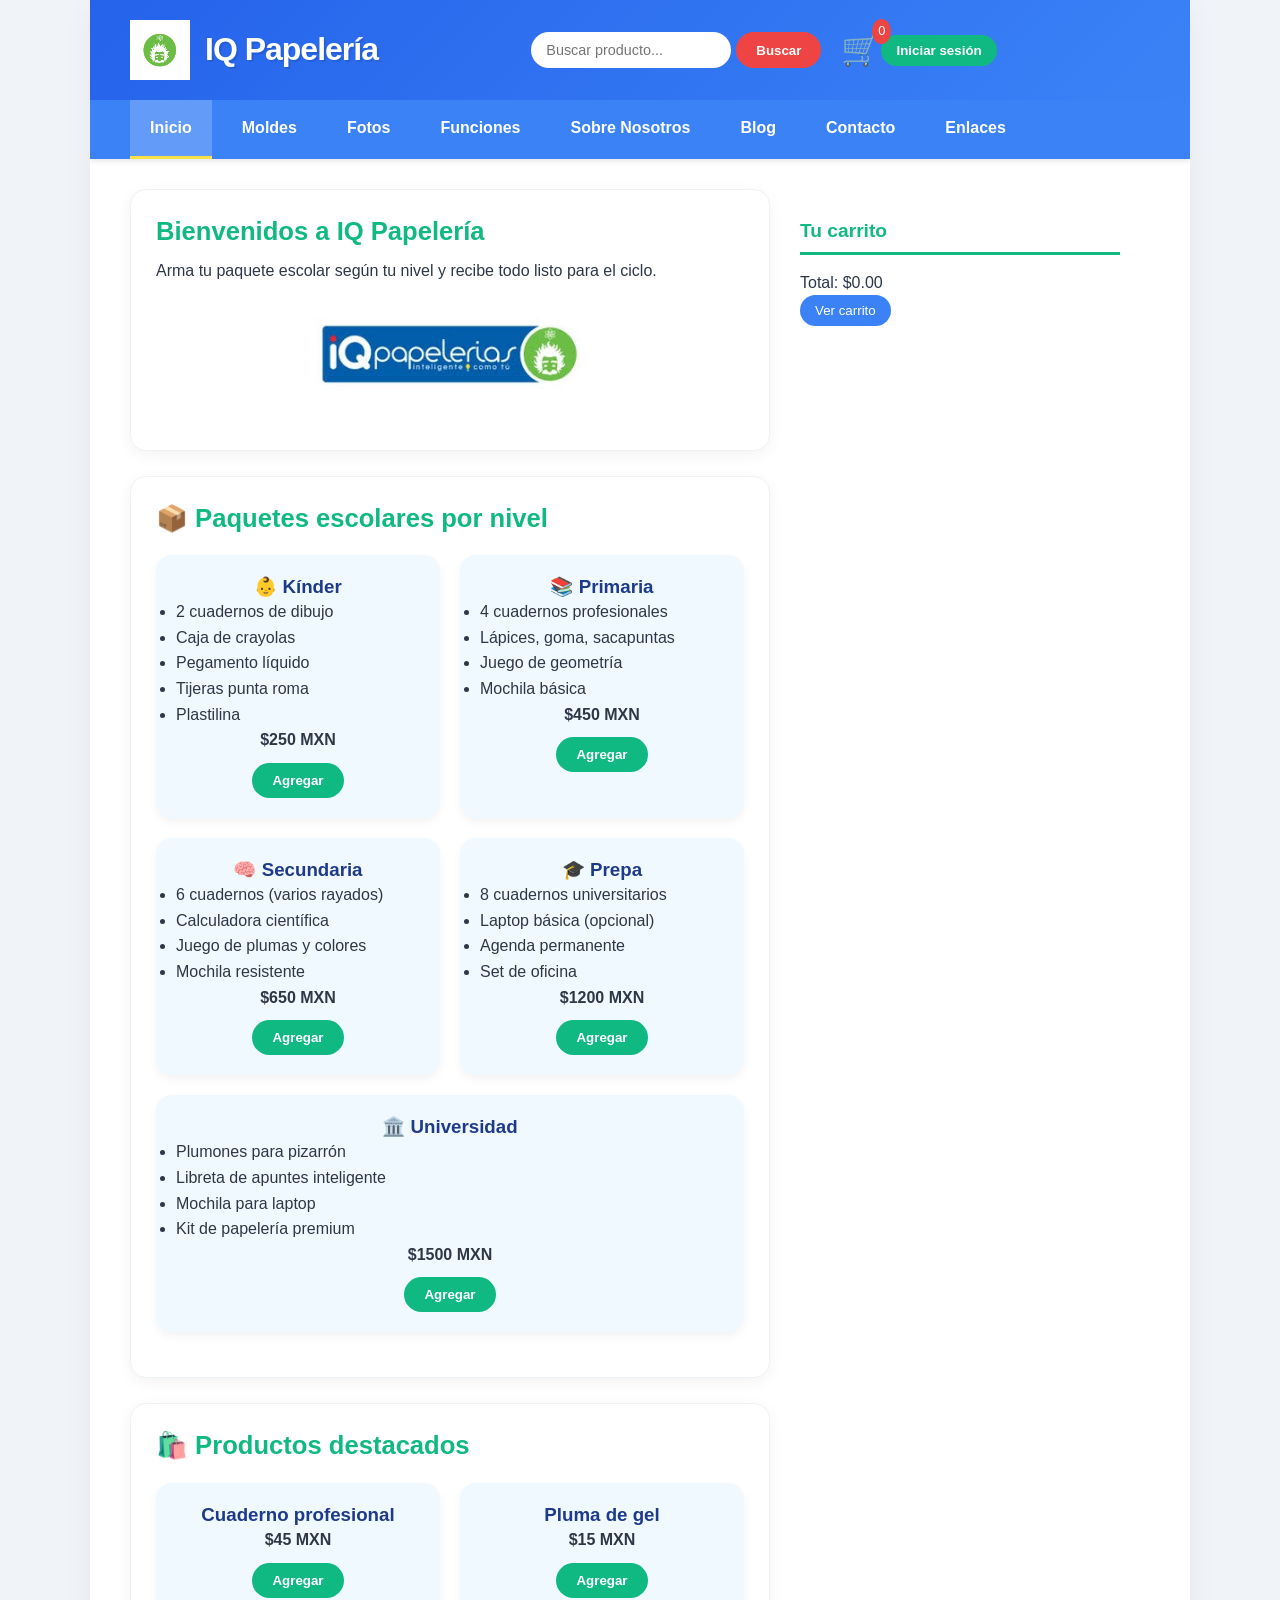
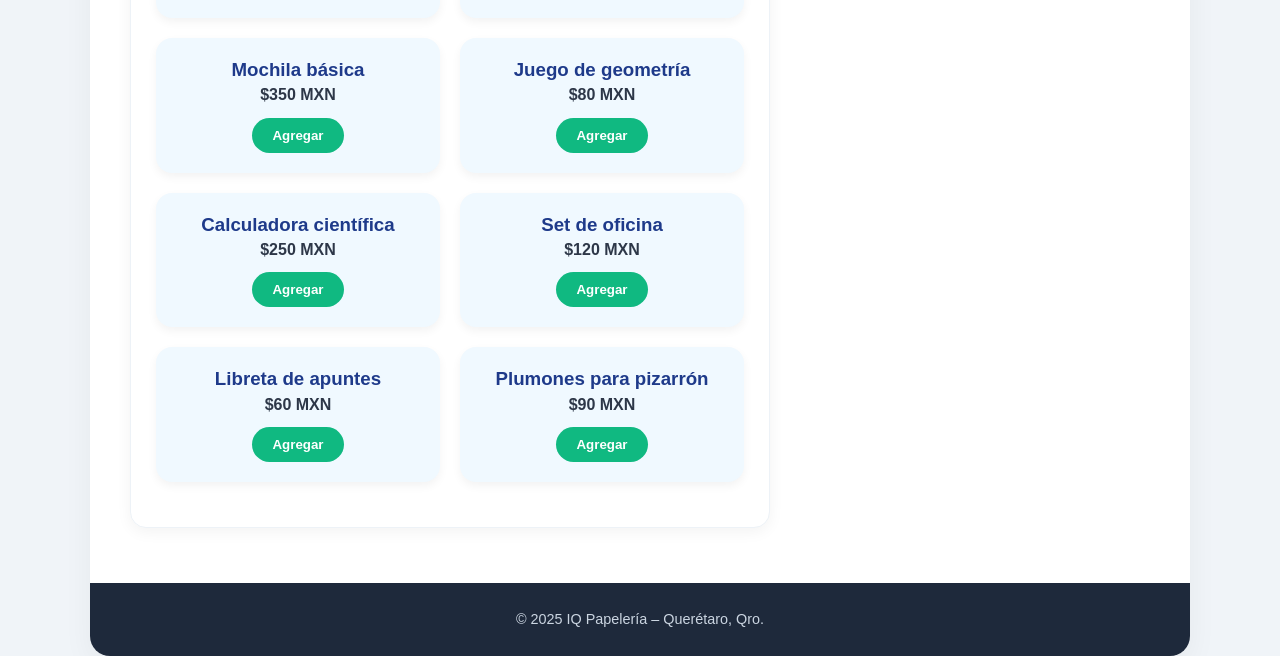
<file: index.html>
<!DOCTYPE html>
<html lang="es">
<head>
    <meta charset="UTF-8" />
    <meta name="viewport" content="width=device-width, initial-scale=1.0" />
    <title>Inicio | IQ Papelería</title>
    <meta name="description" content="IQ Papelería, cadena de papelerías en Querétaro. Arma tu paquete escolar y compra en línea." />
    <link rel="stylesheet" href="modificacionColor.Css" />
    <style>
        /* Estilos específicos para index (si no están en el CSS general) */
        .imagen-bienvenida {
            display: block;
            max-width: 300px;
            width: 100%;
            height: auto;
            margin: 20px auto;
            border-radius: 12px;
        }
        .paquetes, .productos-grid {
            display: flex;
            flex-wrap: wrap;
            gap: 20px;
            margin: 20px 0;
        }
        .paquete, .producto-item {
            flex: 1 1 200px;
            background: #f0f9ff;
            border-radius: 16px;
            padding: 20px;
            text-align: center;
            box-shadow: 0 4px 10px rgba(0,0,0,0.05);
            transition: transform 0.2s;
        }
        .paquete:hover, .producto-item:hover {
            transform: translateY(-3px);
        }
        .paquete h3, .producto-item h3 {
            color: #1e3a8a;
        }
        .btn-agregar {
            background: #10b981;
            color: white;
            border: none;
            padding: 10px 20px;
            border-radius: 20px;
            cursor: pointer;
            font-weight: bold;
            margin-top: 10px;
        }
        .btn-agregar:hover {
            background: #059669;
        }
        .icono-carrito {
            position: relative;
            cursor: pointer;
            font-size: 2rem;
            color: white;
            margin-left: 20px;
        }
        .contador-carrito {
            position: absolute;
            top: -5px;
            right: -10px;
            background: #ef4444;
            color: white;
            border-radius: 50%;
            padding: 2px 6px;
            font-size: 0.8rem;
        }
        .perfil {
            display: flex;
            align-items: center;
            gap: 10px;
            color: white;
            margin-left: 20px;
        }
        .perfil img {
            width: 40px;
            height: 40px;
            border-radius: 50%;
            object-fit: cover;
            border: 2px solid white;
        }
        .modal {
            display: none;
            position: fixed;
            z-index: 1000;
            left: 0;
            top: 0;
            width: 100%;
            height: 100%;
            background: rgba(0,0,0,0.5);
            justify-content: center;
            align-items: center;
        }
        .modal-contenido {
            background: white;
            border-radius: 16px;
            padding: 25px;
            max-width: 500px;
            width: 90%;
            max-height: 80vh;
            overflow-y: auto;
            box-shadow: 0 10px 30px rgba(0,0,0,0.2);
        }
        .btn-cerrar {
            background: #ef4444;
            color: white;
            border: none;
            padding: 8px 15px;
            border-radius: 20px;
            cursor: pointer;
            float: right;
            font-weight: bold;
        }
        #resultadosBusqueda {
            position: absolute;
            top: 100%;
            right: 0;
            background: white;
            border-radius: 10px;
            box-shadow: 0 4px 10px rgba(0,0,0,0.1);
            padding: 15px;
            width: 300px;
            z-index: 999;
            margin-top: 5px;
        }
        .producto-busqueda {
            display: flex;
            justify-content: space-between;
            align-items: center;
            padding: 8px 0;
            border-bottom: 1px solid #e2e8f0;
        }
        .producto-busqueda:last-child {
            border-bottom: none;
        }

        /* ========== NUEVOS ESTILOS PARA PERFIL COMPACTO ========== */
        .perfil-circulo {
            position: relative;
            display: inline-block;
        }
        .perfil-circulo img {
            width: 42px;
            height: 42px;
            border-radius: 50%;
            object-fit: cover;
            border: 2px solid white;
            cursor: pointer;
            transition: 0.2s;
        }
        .perfil-circulo img:hover {
            border-color: #fde047;
        }

        .perfil-dropdown {
            display: none;
            position: absolute;
            right: 0;
            top: 110%;
            background: white;
            border-radius: 16px;
            box-shadow: 0 10px 25px rgba(0,0,0,0.2);
            padding: 20px;
            min-width: 220px;
            z-index: 100;
            text-align: left;
            color: #2d3748;
        }
        .perfil-dropdown.mostrar {
            display: block;
        }
        .perfil-dropdown img {
            width: 60px;
            height: 60px;
            border-radius: 50%;
            object-fit: cover;
            margin-bottom: 10px;
            border: 3px solid #3b82f6;
        }
        .perfil-dropdown p {
            margin: 5px 0;
            font-size: 0.9rem;
        }
        .btn-editar-perfil {
            background: #3b82f6;
            color: white;
            border: none;
            padding: 8px 15px;
            border-radius: 20px;
            cursor: pointer;
            font-weight: bold;
            margin-top: 10px;
        }
        .btn-editar-perfil:hover {
            background: #2563eb;
        }

        .btn-login {
            background: #10b981;
            color: white;
            border: none;
            padding: 8px 15px;
            border-radius: 20px;
            cursor: pointer;
            font-weight: bold;
            white-space: nowrap;
        }
        .btn-login:hover {
            background: #059669;
        }
    </style>
</head>
<body>
<div id="contenedor">

    <!-- Cabecera -->
    <div id="cabecera">
        <div id="logo">
            <img src="imagenes/Logo IQ.png" alt="Logo IQ Papelería" />
            <span>IQ Papelería</span>
        </div>
        <div style="display: flex; align-items: center; position: relative;">
            <div id="buscador">
                <form onsubmit="return false;">
                    <fieldset>
                        <input type="text" id="inputBusqueda" placeholder="Buscar producto..." size="20" oninput="buscarProductos()" autocomplete="off" />
                        <input type="submit" value="Buscar" />
                    </fieldset>
                </form>
                <div id="resultadosBusqueda" style="display: none;"></div>
            </div>
            <div class="icono-carrito" onclick="abrirCarrito()">
                🛒<span class="contador-carrito" id="contadorCarrito">0</span>
            </div>
            <div id="zonaPerfil"></div>
        </div>
        <div class="clear"></div>
    </div>

    <!-- Menú -->
    <div id="menu">
        <ul>
            <li class="seleccionado"><a href="index.html">Inicio</a></li>           
            <li><a href="moldes.html">Moldes</a></li>
            <li><a href="Fotos.html">Fotos</a></li>
            <li><a href="funciones.html">Funciones</a></li>
            <li><a href="sobre-mi.html">Sobre Nosotros</a></li>
            <li><a href="blog.html">Blog</a></li>
            <li><a href="Contacto.html">Contacto</a></li>
            <li><a href="Enlaces.html">Enlaces</a></li>
        </ul>
        <div class="clear"></div>
    </div>

    <!-- Contenido -->
    <div id="contenido">
        <div id="principal">
            <div class="articulo">
                <h2>Bienvenidos a IQ Papelería</h2>
                <p>Arma tu paquete escolar según tu nivel y recibe todo listo para el ciclo.</p>
                <img src="imagenes/Logo2.jpg" alt="Logo" class="imagen-bienvenida" />
            </div>

            <!-- Paquetes escolares -->
            <div class="articulo">
                <h2>📦 Paquetes escolares por nivel</h2>
                <div class="paquetes" id="listaPaquetes">
                    <!-- Se generan dinámicamente -->
                </div>
            </div>

            <!-- Productos individuales -->
            <div class="articulo">
                <h2>🛍️ Productos destacados</h2>
                <div class="productos-grid" id="listaProductos">
                    <!-- Se generan dinámicamente -->
                </div>
            </div>
        </div>

        <!-- Barra lateral -->
        <div id="secundario">
            <h3>Tu carrito</h3>
            <ul id="listaCarritoLateral"></ul>
            <p id="totalCarritoLateral">Total: $0</p>
            <button onclick="abrirCarrito()" style="background:#3b82f6; border:none; color:white; padding:8px 15px; border-radius:20px; cursor:pointer;">Ver carrito</button>
        </div>
        <div class="clear"></div>
    </div>

    <div id="pie">
        <p>&copy; 2025 IQ Papelería – Querétaro, Qro.</p>
    </div>
</div>

<!-- ====================== MODALES ====================== -->

<!-- Modal del carrito -->
<div id="modalCarrito" class="modal">
    <div class="modal-contenido">
        <button class="btn-cerrar" onclick="cerrarCarrito()">X</button>
        <h2>🛒 Tu carrito</h2>
        <div id="itemsCarrito"></div>
        <p><strong>Total: $<span id="totalCarrito">0</span></strong></p>
        <p id="descuentoInfo" style="color:#10b981; font-weight:600;"></p>
        <button id="btnPagar" onclick="iniciarPago()" style="background:#ef4444; color:white; border:none; padding:10px 20px; border-radius:20px; cursor:pointer;">Pagar</button>
        <button onclick="vaciarCarrito()" style="background:#6b7280; color:white; border:none; padding:10px 20px; border-radius:20px; cursor:pointer;">Vaciar</button>
    </div>
</div>

<!-- Modal de pago / datos de envío -->
<div id="modalPago" class="modal">
    <div class="modal-contenido">
        <button class="btn-cerrar" onclick="cerrarPago()">X</button>
        <h2>💳 Datos para el pago</h2>
        <form id="formPago" onsubmit="procesarPago(event)">
            <input type="text" placeholder="Nombre completo" required style="width:100%; margin:5px 0; padding:8px; border-radius:8px; border:1px solid #ccc;" />
            <input type="text" placeholder="Dirección" required style="width:100%; margin:5px 0; padding:8px; border-radius:8px; border:1px solid #ccc;" />
            <input type="text" placeholder="Número de tarjeta (simulado)" required style="width:100%; margin:5px 0; padding:8px; border-radius:8px; border:1px solid #ccc;" />
            <button type="submit" style="background:#10b981; color:white; border:none; padding:10px 20px; border-radius:20px; cursor:pointer;">Confirmar pago</button>
        </form>
    </div>
</div>

<!-- Modal de login / registro -->
<div id="modalLogin" class="modal">
    <div class="modal-contenido">
        <button class="btn-cerrar" onclick="cerrarLogin()">X</button>
        <h2>👤 Iniciar sesión / Registrarse</h2>
        <form id="formLogin" onsubmit="guardarPerfil(event)">
            <input type="text" id="nombreLogin" placeholder="Nombre" required style="width:100%; margin:5px 0; padding:8px; border-radius:8px; border:1px solid #ccc;" />
            <input type="email" id="correoLogin" placeholder="Correo electrónico" required style="width:100%; margin:5px 0; padding:8px; border-radius:8px; border:1px solid #ccc;" />
            <input type="text" id="fotoLogin" placeholder="URL de tu foto (opcional)" style="width:100%; margin:5px 0; padding:8px; border-radius:8px; border:1px solid #ccc;" />
            <select id="nivelLogin" style="width:100%; margin:5px 0; padding:8px; border-radius:8px; border:1px solid #ccc;">
                <option value="">¿Qué estudias?</option>
                <option>Kínder</option>
                <option>Primaria</option>
                <option>Secundaria</option>
                <option>Prepa</option>
                <option>Universidad</option>
                <option>Otro</option>
            </select>
            <button type="submit" style="background:#3b82f6; color:white; border:none; padding:10px 20px; border-radius:20px; cursor:pointer;">Guardar</button>
        </form>
    </div>
</div>

<script>
// ==================== DATOS DE PRODUCTOS ====================
const paquetes = [
    {
        nombre: "Kínder",
        emoji: "👶",
        items: ["2 cuadernos de dibujo", "Caja de crayolas", "Pegamento líquido", "Tijeras punta roma", "Plastilina"],
        precio: 250
    },
    {
        nombre: "Primaria",
        emoji: "📚",
        items: ["4 cuadernos profesionales", "Lápices, goma, sacapuntas", "Juego de geometría", "Mochila básica"],
        precio: 450
    },
    {
        nombre: "Secundaria",
        emoji: "🧠",
        items: ["6 cuadernos (varios rayados)", "Calculadora científica", "Juego de plumas y colores", "Mochila resistente"],
        precio: 650
    },
    {
        nombre: "Prepa",
        emoji: "🎓",
        items: ["8 cuadernos universitarios", "Laptop básica (opcional)", "Agenda permanente", "Set de oficina"],
        precio: 1200
    },
    {
        nombre: "Universidad",
        emoji: "🏛️",
        items: ["Plumones para pizarrón", "Libreta de apuntes inteligente", "Mochila para laptop", "Kit de papelería premium"],
        precio: 1500
    }
];

const productos = [
    { nombre: "Cuaderno profesional", precio: 45 },
    { nombre: "Pluma de gel", precio: 15 },
    { nombre: "Mochila básica", precio: 350 },
    { nombre: "Juego de geometría", precio: 80 },
    { nombre: "Calculadora científica", precio: 250 },
    { nombre: "Set de oficina", precio: 120 },
    { nombre: "Libreta de apuntes", precio: 60 },
    { nombre: "Plumones para pizarrón", precio: 90 }
];

// ==================== VARIABLES GLOBALES ====================
let carrito = JSON.parse(localStorage.getItem('carrito')) || [];
let usuario = JSON.parse(localStorage.getItem('usuario')) || null;

// ==================== GENERAR INTERFAZ ====================
function generarPaquetes() {
    const contenedor = document.getElementById('listaPaquetes');
    contenedor.innerHTML = '';
    paquetes.forEach(paquete => {
        const div = document.createElement('div');
        div.className = 'paquete';
        div.innerHTML = `
            <h3>${paquete.emoji} ${paquete.nombre}</h3>
            <ul style="text-align:left;">
                ${paquete.items.map(item => `<li>${item}</li>`).join('')}
            </ul>
            <p><strong>$${paquete.precio} MXN</strong></p>
            <button class="btn-agregar" onclick="agregarAlCarrito('${paquete.nombre} (Paquete)', ${paquete.precio})">Agregar</button>
        `;
        contenedor.appendChild(div);
    });
}

function generarProductos() {
    const contenedor = document.getElementById('listaProductos');
    contenedor.innerHTML = '';
    productos.forEach(producto => {
        const div = document.createElement('div');
        div.className = 'producto-item';
        div.innerHTML = `
            <h3>${producto.nombre}</h3>
            <p><strong>$${producto.precio} MXN</strong></p>
            <button class="btn-agregar" onclick="agregarAlCarrito('${producto.nombre}', ${producto.precio})">Agregar</button>
        `;
        contenedor.appendChild(div);
    });
}

// ==================== BUSCADOR ====================
function buscarProductos() {
    const termino = document.getElementById('inputBusqueda').value.toLowerCase().trim();
    const resultadosDiv = document.getElementById('resultadosBusqueda');
    
    if (termino === '') {
        resultadosDiv.style.display = 'none';
        return;
    }
    
    const todosLosProductos = [
        ...paquetes.map(p => ({ nombre: `${p.nombre} (Paquete)`, precio: p.precio })),
        ...productos
    ];
    
    const filtrados = todosLosProductos.filter(item => 
        item.nombre.toLowerCase().includes(termino)
    );
    
    if (filtrados.length === 0) {
        resultadosDiv.innerHTML = '<p style="color:#718096;">Producto no encontrado</p>';
    } else {
        resultadosDiv.innerHTML = filtrados.map(item => `
            <div class="producto-busqueda">
                <span>${item.nombre}</span>
                <span>$${item.precio}</span>
                <button class="btn-agregar" style="padding:4px 10px; font-size:0.8rem;" onclick="agregarAlCarrito('${item.nombre}', ${item.precio})">+</button>
            </div>
        `).join('');
    }
    resultadosDiv.style.display = 'block';
}

// Ocultar resultados al hacer clic fuera
document.addEventListener('click', function(e) {
    if (!e.target.closest('#buscador')) {
        document.getElementById('resultadosBusqueda').style.display = 'none';
    }
});

// ==================== CARRITO ====================
function actualizarCarritoUI() {
    const contador = document.getElementById('contadorCarrito');
    const itemsDiv = document.getElementById('itemsCarrito');
    const totalSpan = document.getElementById('totalCarrito');
    const descuentoInfo = document.getElementById('descuentoInfo');
    const listaSidebar = document.getElementById('listaCarritoLateral');
    const totalSidebar = document.getElementById('totalCarritoLateral');
    
    contador.textContent = carrito.length;
    
    let total = carrito.reduce((sum, item) => sum + item.precio, 0);
    
    // Calcular descuento según usuario
    let descuento = 0;
    if (usuario && total > 200) {
        if (['Universidad', 'Prepa'].includes(usuario.nivel)) {
            descuento = 0.15;
        } else if (['Kínder', 'Primaria', 'Secundaria'].includes(usuario.nivel)) {
            descuento = 0.10;
        }
    }
    let totalConDescuento = total - (total * descuento);
    
    // Mostrar en modal
    itemsDiv.innerHTML = '';
    carrito.forEach((item, index) => {
        const div = document.createElement('div');
        div.className = 'producto-busqueda';
        div.innerHTML = `
            <span>${item.nombre}</span>
            <span>$${item.precio}</span>
            <button onclick="eliminarDelCarrito(${index})" style="background:none; border:none; color:red; cursor:pointer;">X</button>
        `;
        itemsDiv.appendChild(div);
    });
    totalSpan.textContent = totalConDescuento.toFixed(2);
    descuentoInfo.textContent = descuento > 0 ? `(Ahorro del ${descuento*100}%: $${(total*descuento).toFixed(2)})` : '';
    
    // Sidebar
    listaSidebar.innerHTML = '';
    carrito.forEach(item => {
        const li = document.createElement('li');
        li.textContent = `${item.nombre} - $${item.precio}`;
        listaSidebar.appendChild(li);
    });
    totalSidebar.textContent = `Total: $${totalConDescuento.toFixed(2)}`;
    
    localStorage.setItem('carrito', JSON.stringify(carrito));
}

function agregarAlCarrito(nombre, precio) {
    carrito.push({ nombre, precio });
    actualizarCarritoUI();
}

function eliminarDelCarrito(index) {
    carrito.splice(index, 1);
    actualizarCarritoUI();
}

function vaciarCarrito() {
    carrito = [];
    actualizarCarritoUI();
}

// ==================== MODALES ====================
function abrirCarrito() { document.getElementById('modalCarrito').style.display = 'flex'; }
function cerrarCarrito() { document.getElementById('modalCarrito').style.display = 'none'; }
function iniciarPago() {
    if (carrito.length === 0) return alert('Agrega productos primero.');
    cerrarCarrito();
    document.getElementById('modalPago').style.display = 'flex';
}
function cerrarPago() { document.getElementById('modalPago').style.display = 'none'; }

function procesarPago(e) {
    e.preventDefault();
    
    let total = carrito.reduce((sum, item) => sum + item.precio, 0);
    let descuento = 0;
    if (usuario && total > 200) {
        if (['Universidad', 'Prepa'].includes(usuario.nivel)) descuento = 0.15;
        else if (['Kínder', 'Primaria', 'Secundaria'].includes(usuario.nivel)) descuento = 0.10;
    }
    let totalConDescuento = total - (total * descuento);
    
    // Guardar en historial
    let historial = JSON.parse(localStorage.getItem('historialCompras')) || [];
    historial.push({
        fecha: new Date().toLocaleString(),
        productos: carrito.map(item => item.nombre),
        total: totalConDescuento.toFixed(2)
    });
    localStorage.setItem('historialCompras', JSON.stringify(historial));
    
    alert('✅ ¡Compra exitosa! Gracias por tu compra. Se ha vaciado el carrito.');
    vaciarCarrito();
    cerrarPago();
}

// ==================== PERFIL / LOGIN (VERSIÓN COMPACTA) ====================
function actualizarZonaPerfil() {
    const zona = document.getElementById('zonaPerfil');
    if (usuario) {
        const foto = usuario.foto || 'imagenes/default-avatar.png';
        zona.innerHTML = `
            <div class="perfil-circulo">
                <img src="${foto}" alt="Perfil" onerror="this.src='imagenes/default-avatar.png'" id="fotoPerfil" />
                <div class="perfil-dropdown" id="perfilDropdown">
                    <img src="${foto}" alt="Perfil grande" onerror="this.src='imagenes/default-avatar.png'" />
                    <p><strong>${usuario.nombre}</strong></p>
                    <p>📧 ${usuario.correo}</p>
                    <p>📚 ${usuario.nivel || 'No especificado'}</p>
                    <button class="btn-editar-perfil" onclick="abrirEditarPerfil()">Editar perfil</button>
                </div>
            </div>
        `;
        document.getElementById('fotoPerfil').addEventListener('click', function(e) {
            e.stopPropagation();
            document.getElementById('perfilDropdown').classList.toggle('mostrar');
        });
        document.addEventListener('click', function(e) {
            if (!e.target.closest('.perfil-circulo')) {
                const dropdown = document.getElementById('perfilDropdown');
                if (dropdown) dropdown.classList.remove('mostrar');
            }
        });
    } else {
        zona.innerHTML = `<button class="btn-login" onclick="abrirLogin()">Iniciar sesión</button>`;
    }
}

function abrirLogin() {
    document.getElementById('formLogin').reset();
    document.getElementById('modalLogin').style.display = 'flex';
}
function cerrarLogin() { document.getElementById('modalLogin').style.display = 'none'; }
function guardarPerfil(e) {
    e.preventDefault();
    usuario = {
        nombre: document.getElementById('nombreLogin').value,
        correo: document.getElementById('correoLogin').value,
        foto: document.getElementById('fotoLogin').value,
        nivel: document.getElementById('nivelLogin').value
    };
    localStorage.setItem('usuario', JSON.stringify(usuario));
    cerrarLogin();
    actualizarZonaPerfil();
}
function abrirEditarPerfil() {
    // Cierra el dropdown si está abierto
    const dropdown = document.getElementById('perfilDropdown');
    if (dropdown) dropdown.classList.remove('mostrar');
    // Carga los datos en el formulario
    document.getElementById('nombreLogin').value = usuario.nombre;
    document.getElementById('correoLogin').value = usuario.correo;
    document.getElementById('fotoLogin').value = usuario.foto || '';
    document.getElementById('nivelLogin').value = usuario.nivel || '';
    document.getElementById('modalLogin').style.display = 'flex';
}

// ==================== INICIALIZACIÓN ====================
window.onload = () => {
    generarPaquetes();
    generarProductos();
    actualizarCarritoUI();
    actualizarZonaPerfil();
};
</script>
</body>
</html>
</file>
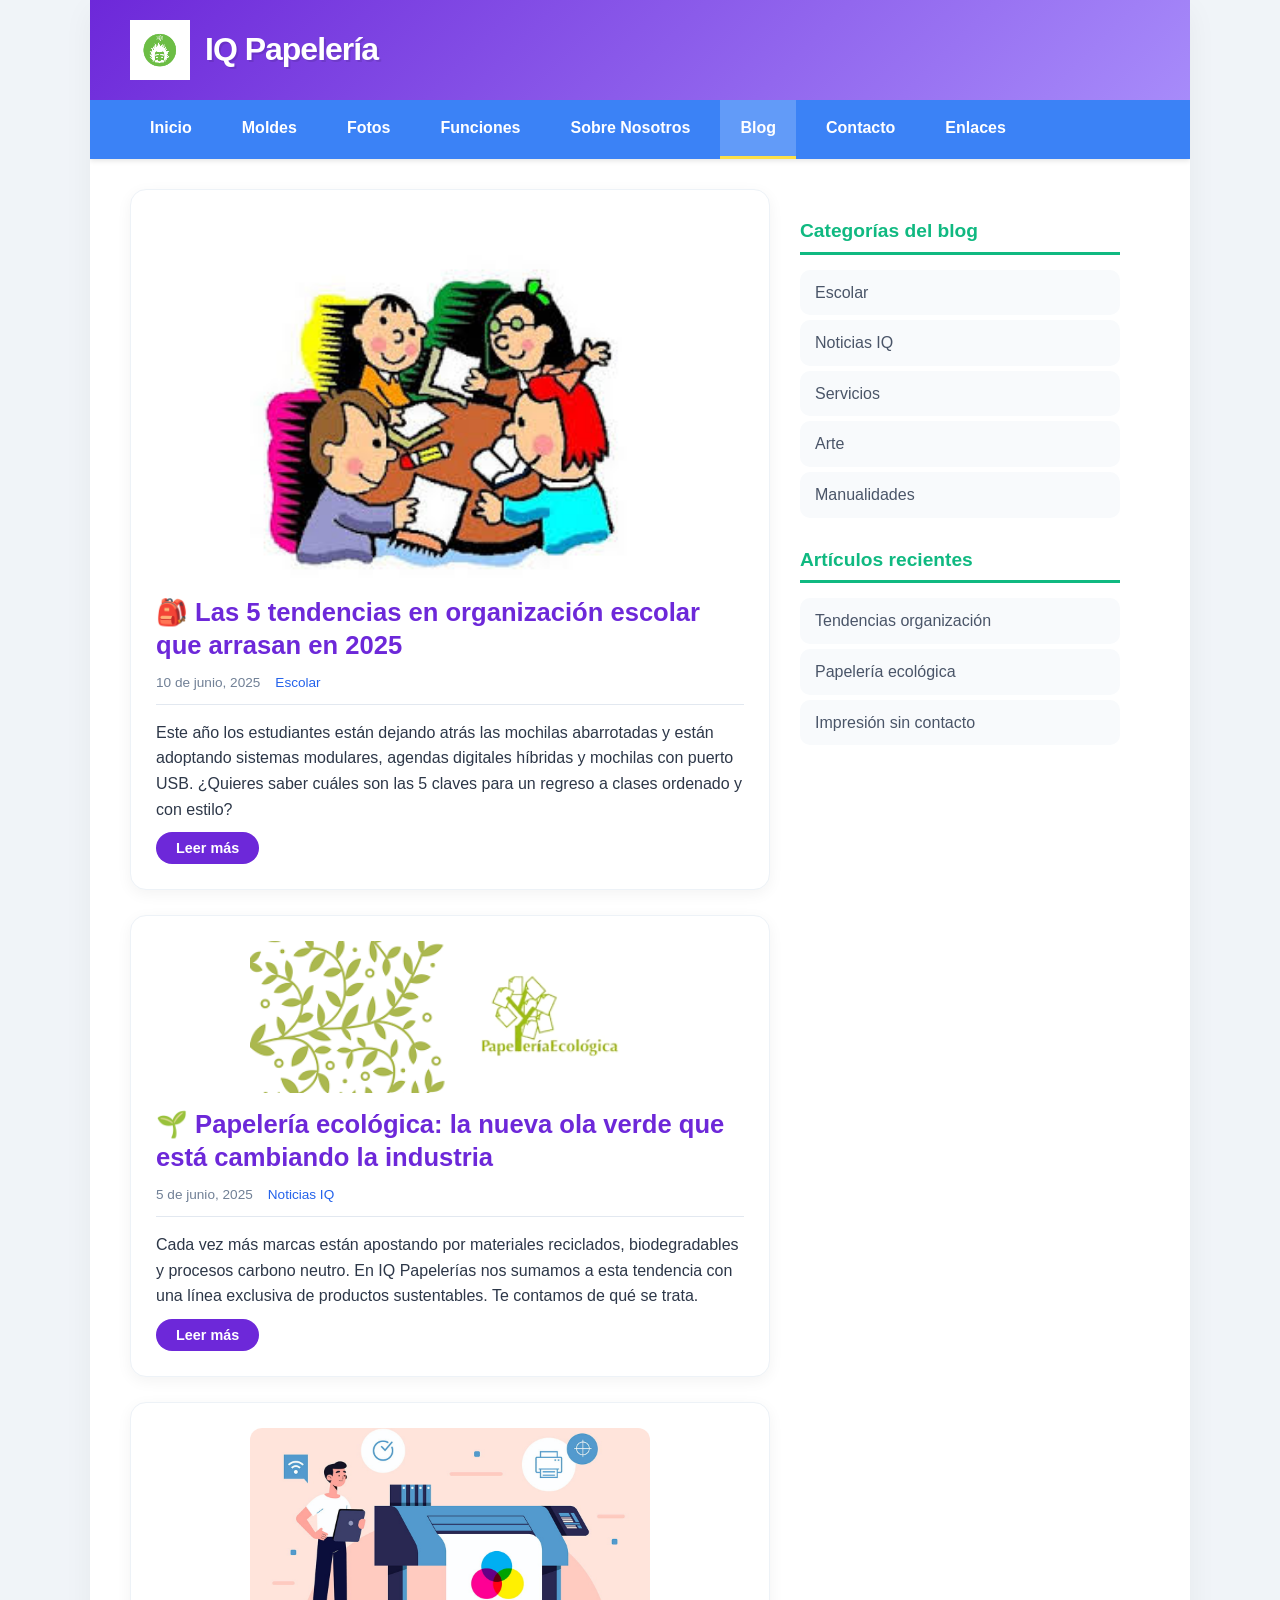
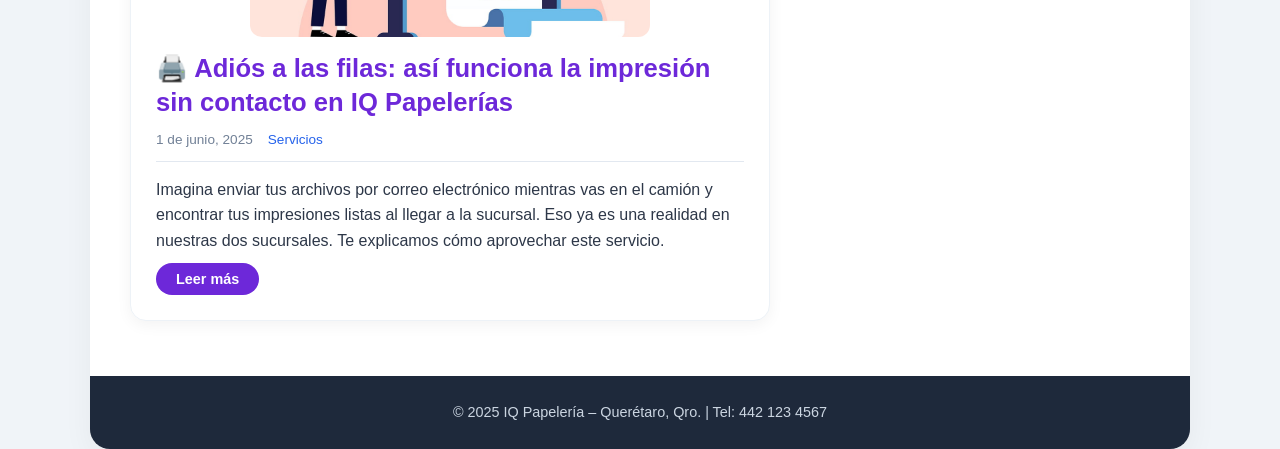
<file: blog.html>
<!DOCTYPE html>
<html lang="es">
<head>
    <meta charset="UTF-8" />
    <meta name="viewport" content="width=device-width, initial-scale=1.0" />
    <title>Blog | IQ Papelería</title>
    <meta name="description" content="Consejos, noticias y novedades de IQ Papelería Querétaro." />
    <link rel="stylesheet" href="modificacionColor.Css" />
    <style>
        /* Contenido oculto inicialmente */
        .contenido-extra {
            display: none;
            margin-top: 15px;
        }
        /* Botón de leer más */
        .btn-leer-mas {
            display: inline-block;
            background: #6d28d9;
            color: white;
            padding: 8px 20px;
            border-radius: 30px;
            font-weight: 600;
            margin-top: 10px;
            cursor: pointer;
            border: none;
            transition: 0.2s;
            font-size: 0.9rem;
        }
        .btn-leer-mas:hover {
            background: #4c1d95;
        }

        /* Imagen de los artículos del blog */
        .img-blog {
            display: block;
            max-width: 400px;
            width: 100%;
            height: auto;
            margin: 0 auto 15px;
            border-radius: 12px;
        }

        /* Estilos del modal (ventana emergente) */
        .modal {
            display: none; /* Oculto por defecto */
            position: fixed;
            z-index: 1000;
            left: 0;
            top: 0;
            width: 100%;
            height: 100%;
            overflow: auto;
            background-color: rgba(0,0,0,0.5);
            justify-content: center;
            align-items: center;
        }
        .modal-contenido {
            background: white;
            padding: 30px;
            border-radius: 16px;
            text-align: center;
            max-width: 400px;
            width: 90%;
            box-shadow: 0 10px 30px rgba(0,0,0,0.2);
            position: relative;
        }
        .modal-contenido p {
            font-size: 1.2rem;
            color: #1e293b;
            margin-bottom: 20px;
        }
        .btn-cerrar {
            background: #ef4444;
            color: white;
            border: none;
            padding: 10px 25px;
            border-radius: 30px;
            font-weight: bold;
            cursor: pointer;
            transition: 0.2s;
        }
        .btn-cerrar:hover {
            background: #dc2626;
        }

        /* Artículos filtrados por categoría */
        .articulo.oculto {
            display: none;
        }
    </style>
</head>
<body class="   blog">
<div id="contenedor">

    <!-- Cabecera con logo (sin enlace) -->
    <div id="cabecera">
        <div id="logo">
            <img src="imagenes/Logo IQ.png" alt="Logo IQ Papelería" />
            <span>IQ Papelería</span>
        </div>
            <form action="" method="get">
            </form>
        <div class="clear"></div>
    </div>

    <!-- Menú principal -->
    <div id="menu">
        <ul>
            <li><a href="index.html">Inicio</a></li>           
            <li><a href="moldes.html">Moldes</a></li>
            <li><a href="Fotos.html">Fotos</a></li>
            <li><a href="funciones.html">Funciones</a></li>
            <li><a href="sobre-mi.html">Sobre Nosotros</a></li>
            <li class="seleccionado"><a href="blog.html">Blog</a></li>
            <li><a href="Contacto.html">Contacto</a></li>
            <li><a href="Enlaces.html">Enlaces</a></li>            
        </ul>
        <div class="clear"></div>
    </div>

    <!-- Contenido del blog -->
    <div id="contenido">
        <div id="principal">

            <!-- Artículo 1: Organización escolar (Categoría: Escolar) -->
            <div class="articulo" id="articulo1" data-categoria="escolar">
                <img src="imagenes/descarga.jpg" alt="Organización escolar" class="img-blog" />
                <h2>🎒 Las 5 tendencias en organización escolar que arrasan en 2025</h2>
                <p class="info">
                    <span class="fecha">10 de junio, 2025</span>
                    <span class="categoria"><a href="#">Escolar</a></span>
                </p>
                <p>Este año los estudiantes están dejando atrás las mochilas abarrotadas y están adoptando sistemas modulares, agendas digitales híbridas y mochilas con puerto USB. ¿Quieres saber cuáles son las 5 claves para un regreso a clases ordenado y con estilo?</p>
                
                <div class="contenido-extra" id="extra1">
                    <p><strong>1. Agendas híbridas:</strong> Combinan papel y app. Marcas como Rocketbook permiten escribir y digitalizar al instante. En IQ ya las tenemos.</p>
                    <p><strong>2. Mochilas con compartimentos modulares:</strong> Las nuevas Swissgear traen bolsas internas removibles para cables, lunch y laptop.</p>
                    <p><strong>3. Kits de papelería minimalista:</strong> Plumas multifunción, cuadernos reutilizables y sets de oficina portátiles que caben en un estuche.</p>
                    <p><strong>4. Etiquetas inteligentes:</strong> Con códigos QR que al escanear muestran el horario del alumno o datos de contacto en caso de pérdida.</p>
                    <p><strong>5. Colores neón y pastel:</strong> La moda retro sigue dominando; los tonos lavanda, menta y amarillo pastel son los más buscados.</p>
                    <p>Visítanos en cualquiera de nuestras sucursales para armar tu kit de regreso a clases con lo último en tendencias.</p>
                </div>
                <button class="btn-leer-mas" onclick="toggleLeerMas('extra1', this)">Leer más</button>
            </div>

            <!-- Artículo 2: Material ecológico (Categoría: Noticias IQ) -->
            <div class="articulo" id="articulo2" data-categoria="noticias">
                <img src="imagenes/Papeleriaeco.png" alt="Papelería ecológica" class="img-blog" />
                <h2>🌱 Papelería ecológica: la nueva ola verde que está cambiando la industria</h2>
                <p class="info">
                    <span class="fecha">5 de junio, 2025</span>
                    <span class="categoria"><a href="#">Noticias IQ</a></span>
                </p>
                <p>Cada vez más marcas están apostando por materiales reciclados, biodegradables y procesos carbono neutro. En IQ Papelerías nos sumamos a esta tendencia con una línea exclusiva de productos sustentables. Te contamos de qué se trata.</p>
                
                <div class="contenido-extra" id="extra2">
                    <p><strong>Cuadernos de papel reciclado:</strong> Fabricados con 100% fibra post-consumo, con certificación FSC. Ya disponibles en nuestras sucursales.</p>
                    <p><strong>Plumas biodegradables:</strong> Hechas a base de almidón de maíz. Se descomponen en menos de 2 años.</p>
                    <p><strong>Empaques cero plástico:</strong> Varias marcas están eliminando los blísteres y usando cartón reciclado.</p>
                    <p><strong>IQ Green Pack:</strong> Nuestro paquete escolar armado con productos ecológicos. Perfecto para escuelas que fomentan el cuidado del medio ambiente.</p>
                    <p>Además, por cada compra de un producto verde, IQ dona un cuaderno a comunidades escolares en Querétaro. ¡Súmate!</p>
                </div>
                <button class="btn-leer-mas" onclick="toggleLeerMas('extra2', this)">Leer más</button>
            </div>

            <!-- Artículo 3: Impresión sin contacto (Categoría: Servicios) -->
            <div class="articulo" id="articulo3" data-categoria="servicios">
                <img src="imagenes/impresíon digital.jpg" alt="Impresión digital" class="img-blog" />
                <h2>🖨️ Adiós a las filas: así funciona la impresión sin contacto en IQ Papelerías</h2>
                <p class="info">
                    <span class="fecha">1 de junio, 2025</span>
                    <span class="categoria"><a href="#">Servicios</a></span>
                </p>
                <p>Imagina enviar tus archivos por correo electrónico mientras vas en el camión y encontrar tus impresiones listas al llegar a la sucursal. Eso ya es una realidad en nuestras dos sucursales. Te explicamos cómo aprovechar este servicio.</p>
                
                <div class="contenido-extra" id="extra3">
                    <p><strong>Paso 1:</strong> Envía tu archivo PDF a <a href="mailto:impresion@iqpapelerias.com.mx">impresion@iqpapelerias.com.mx</a> indicando el número de copias, tamaño y si es a color o blanco y negro.</p>
                    <p><strong>Paso 2:</strong> Recibirás un código de confirmación con el costo exacto.</p>
                    <p><strong>Paso 3:</strong> Acude a la sucursal que elijas (Juriquilla o Plaza Atelier), proporciona tu código, paga y recoge tus impresiones. Sin formatear USB, sin instalar drivers.</p>
                    <p><strong>Horario extendido:</strong> De lunes a viernes hasta las 9:00 pm, para que ni los noctámbulos se queden sin su proyecto.</p>
                    <p>Este sistema ya representa el 40% de nuestras impresiones diarias y los clientes lo califican como "una salvación".</p>
                </div>
                <button class="btn-leer-mas" onclick="toggleLeerMas('extra3', this)">Leer más</button>
            </div>

        </div>

        <!-- Barra lateral del blog -->
        <div id="secundario">
            <h3>Categorías del blog</h3>
            <ul id="lista-categorias">
                <li><a href="#" data-categoria="escolar">Escolar</a></li>
                <li><a href="#" data-categoria="noticias">Noticias IQ</a></li>
                <li><a href="#" data-categoria="servicios">Servicios</a></li>
                <li><a href="#" data-categoria="arte">Arte</a></li>
                <li><a href="#" data-categoria="manualidades">Manualidades</a></li>
            </ul>
            <div class="clear"></div>

            <h3>Artículos recientes</h3>
            <ul>
                <li><a href="#articulo1">Tendencias organización</a></li>
                <li><a href="#articulo2">Papelería ecológica</a></li>
                <li><a href="#articulo3">Impresión sin contacto</a></li>
            </ul>
        </div>
        <div class="clear"></div>
    </div>

    <!-- Pie de página -->
    <div id="pie">
        <p>&copy; 2025 IQ Papelería – Querétaro, Qro. | Tel: 442 123 4567</p>
    </div>
</div>

<!-- Modal para categorías sin noticias -->
<div id="modal-sin-noticias" class="modal">
    <div class="modal-contenido">
        <p>No hay noticias por el momento.</p>
        <button class="btn-cerrar" onclick="cerrarModal()">Cerrar</button>
    </div>
</div>

<!-- Scripts -->
<script>
    // Expander/colapsar contenido "Leer más"
    function toggleLeerMas(idExtra, boton) {
        const extra = document.getElementById(idExtra);
        if (extra.style.display === "none" || extra.style.display === "") {
            extra.style.display = "block";
            boton.textContent = "Leer menos";
        } else {
            extra.style.display = "none";
            boton.textContent = "Leer más";
        }
    }

    // Filtrar artículos por categoría
    const categoriasLinks = document.querySelectorAll('#lista-categorias a');
    const articulos = document.querySelectorAll('.articulo[data-categoria]');
    const modal = document.getElementById('modal-sin-noticias');

    categoriasLinks.forEach(link => {
        link.addEventListener('click', function(e) {
            e.preventDefault();
            const categoriaSeleccionada = this.getAttribute('data-categoria');
            
            // Ocultar todos los artículos
            articulos.forEach(articulo => {
                articulo.classList.add('oculto');
            });

            // Mostrar solo los de la categoría seleccionada
            const articulosFiltrados = document.querySelectorAll(`.articulo[data-categoria="${categoriaSeleccionada}"]`);
            
            if (articulosFiltrados.length > 0) {
                articulosFiltrados.forEach(articulo => {
                    articulo.classList.remove('oculto');
                });
            } else {
                // Si no hay artículos, mostrar modal
                modal.style.display = 'flex';
            }
        });
    });

    // Cerrar modal
    function cerrarModal() {
        modal.style.display = 'none';
        // Volver a mostrar todos los artículos al cerrar
        articulos.forEach(articulo => {
            articulo.classList.remove('oculto');
        });
    }

    // Cerrar modal haciendo clic fuera del contenido
    window.onclick = function(event) {
        if (event.target === modal) {
            cerrarModal();
        }
    }
</script>
</body>
</html>
</file>
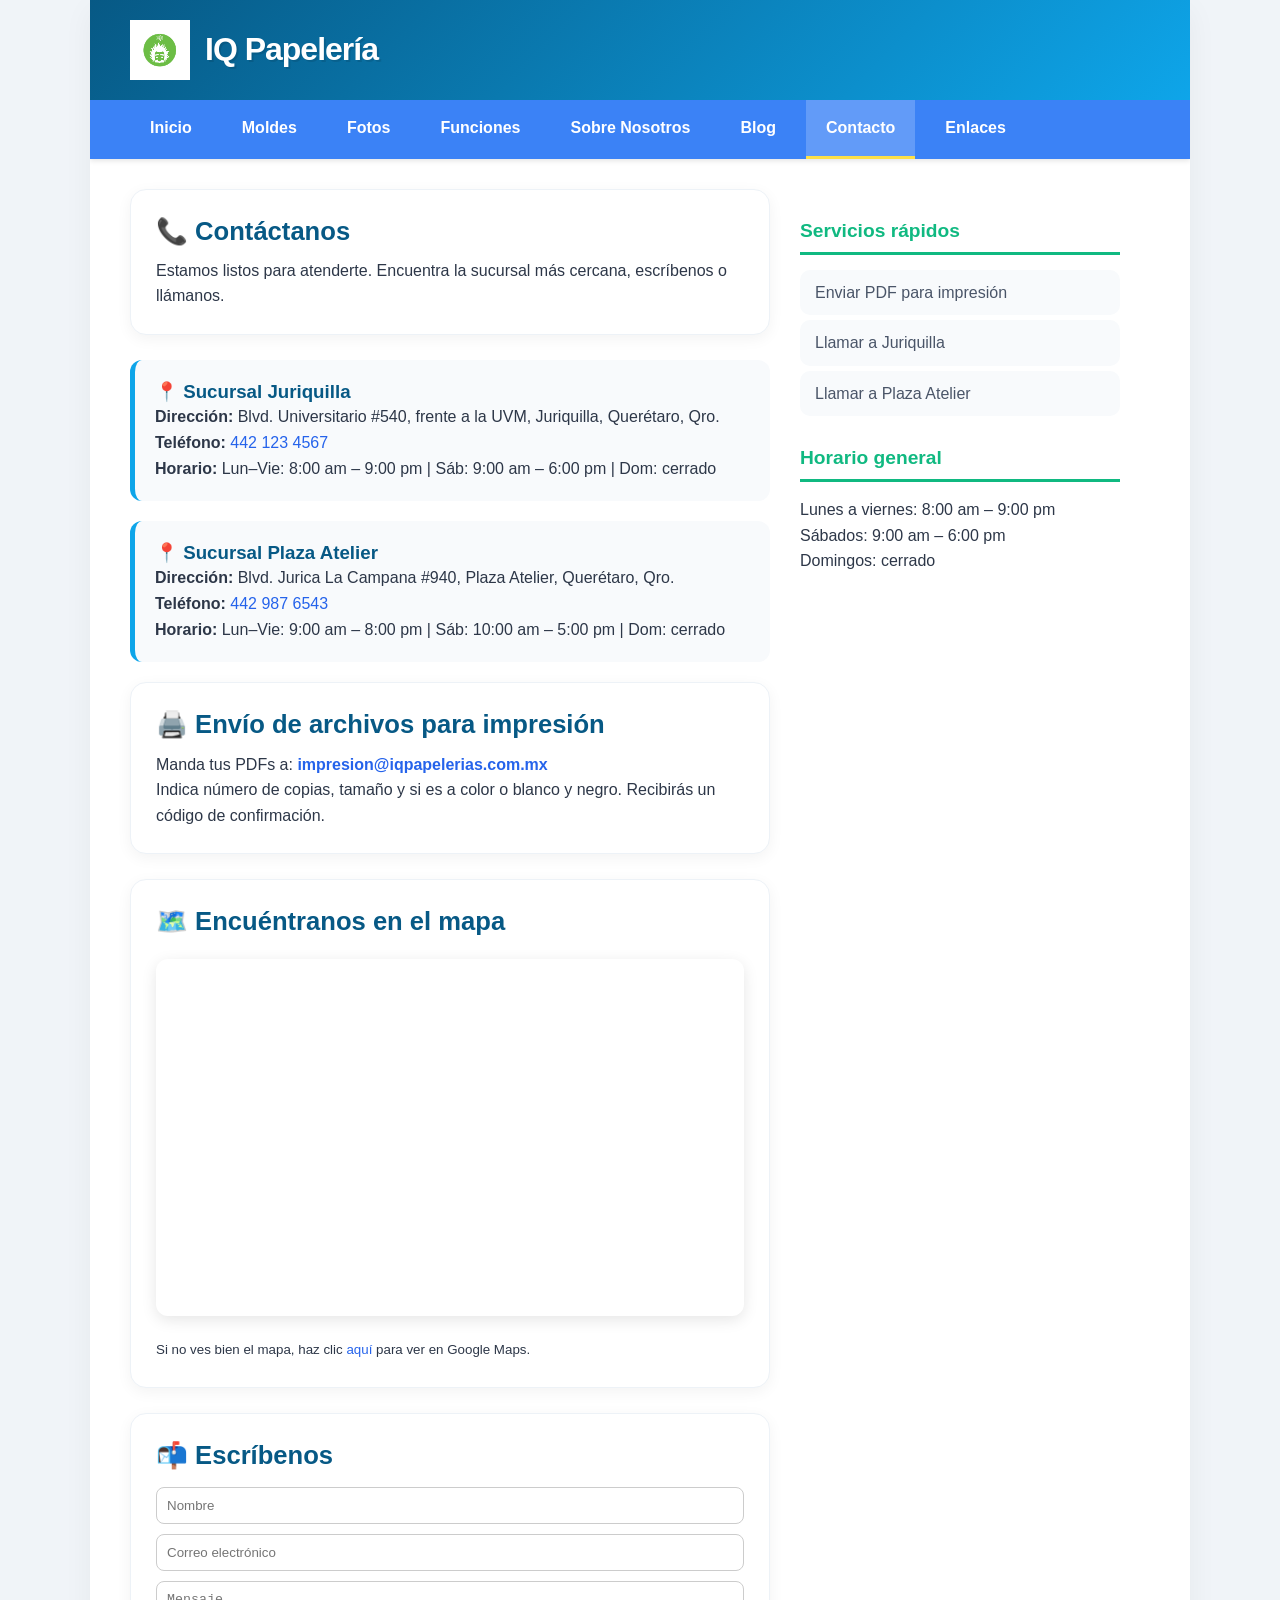
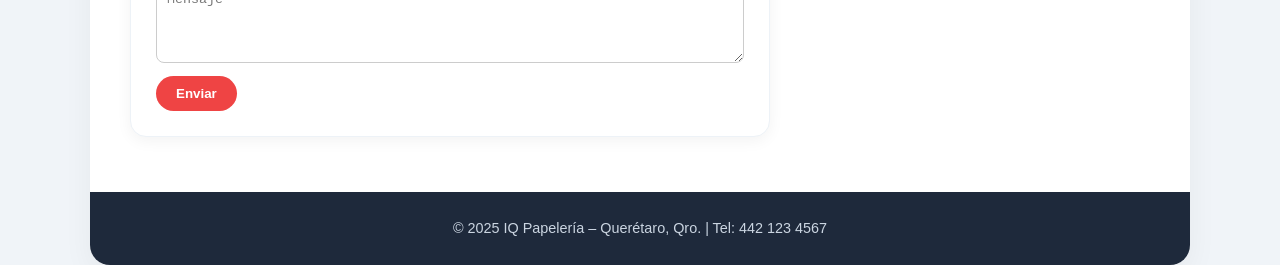
<file: Contacto.html>
<!DOCTYPE html>
<html lang="es">
<head>
    <meta charset="UTF-8" />
    <meta name="viewport" content="width=device-width, initial-scale=1.0" />
    <title>Contacto | IQ Papelería</title>
    <meta name="description" content="Encuentra nuestras sucursales, teléfonos y correo de impresión en Querétaro." />
    <link rel="stylesheet" href="modificacionColor.Css" />
    <style>
        /* Estilos para las tarjetas de sucursal */
        .sucursal {
            background: #f8fafc;
            border-radius: 12px;
            padding: 20px;
            margin-bottom: 20px;
            border-left: 5px solid #0ea5e9;
        }
        .sucursal h3 {
            color: #075985;
            margin-top: 0;
        }
        .mapa {
            margin: 20px 0;
            border-radius: 12px;
            overflow: hidden;
            box-shadow: 0 4px 15px rgba(0,0,0,0.1);
        }
        .mapa iframe {
            width: 100%;
            height: 350px;
            border: 0;
        }

        /* Estilos para el modal de teléfono */
        .modal-telefono {
            display: none;
            position: fixed;
            z-index: 1001;
            left: 0;
            top: 0;
            width: 100%;
            height: 100%;
            background: rgba(0,0,0,0.5);
            justify-content: center;
            align-items: center;
        }
        .modal-telefono-contenido {
            background: white;
            border-radius: 16px;
            padding: 30px;
            text-align: center;
            max-width: 350px;
            width: 90%;
            box-shadow: 0 10px 30px rgba(0,0,0,0.2);
        }
        .modal-telefono-contenido h3 {
            margin-bottom: 15px;
        }
        .btn-copiar {
            background: #10b981;
            color: white;
            border: none;
            padding: 10px 25px;
            border-radius: 30px;
            font-weight: bold;
            cursor: pointer;
            margin: 10px;
            transition: 0.2s;
        }
        .btn-copiar:hover {
            background: #059669;
        }
        .btn-cerrar-telefono {
            background: #ef4444;
            color: white;
            border: none;
            padding: 8px 20px;
            border-radius: 20px;
            cursor: pointer;
            float: right;
            font-weight: bold;
        }
    </style>
</head>
<body class="Contacto">
<div id="contenedor">

    <!-- Cabecera con logo -->
    <div id="cabecera">
        <div id="logo">
            <img src="imagenes/Logo IQ.png" alt="Logo IQ Papelería" />
            <span>IQ Papelería</span>
        </div>
            <form action="" method="get">
            </form>
        <div class="clear"></div>
    </div>

    <!-- Menú principal -->
    <div id="menu">
        <ul>
            <li><a href="index.html">Inicio</a></li>           
            <li><a href="moldes.html">Moldes</a></li>
            <li><a href="Fotos.html">Fotos</a></li>
            <li><a href="funciones.html">Funciones</a></li>
            <li><a href="sobre-mi.html">Sobre Nosotros</a></li>
            <li><a href="blog.html">Blog</a></li>
            <li class="seleccionado"><a href="Contacto.html">Contacto</a></li>
            <li><a href="Enlaces.html">Enlaces</a></li>
        </ul>
        <div class="clear"></div>
    </div>

    <!-- Contenido principal -->
    <div id="contenido">
        <div id="principal">

            <div class="articulo">
                <h2>📞 Contáctanos</h2>
                <p>Estamos listos para atenderte. Encuentra la sucursal más cercana, escríbenos o llámanos.</p>
            </div>

            <!-- Sucursal Juriquilla -->
            <div class="sucursal">
                <h3>📍 Sucursal Juriquilla</h3>
                <p><strong>Dirección:</strong> Blvd. Universitario #540, frente a la UVM, Juriquilla, Querétaro, Qro.</p>
                <p>
                    <strong>Teléfono:</strong> 
                    <a href="#" onclick="mostrarTelefono('4421234567')" title="Ver número">442 123 4567</a>
                </p>
                <p><strong>Horario:</strong> Lun–Vie: 8:00 am – 9:00 pm | Sáb: 9:00 am – 6:00 pm | Dom: cerrado</p>
            </div>

            <!-- Sucursal Plaza Atelier -->
            <div class="sucursal">
                <h3>📍 Sucursal Plaza Atelier</h3>
                <p><strong>Dirección:</strong> Blvd. Jurica La Campana #940, Plaza Atelier, Querétaro, Qro.</p>
                <p>
                    <strong>Teléfono:</strong> 
                    <a href="#" onclick="mostrarTelefono('4429876543')" title="Ver número">442 987 6543</a>
                </p>
                <p><strong>Horario:</strong> Lun–Vie: 9:00 am – 8:00 pm | Sáb: 10:00 am – 5:00 pm | Dom: cerrado</p>
            </div>

            <!-- Correo para impresión -->
            <div class="articulo">
                <h2>🖨️ Envío de archivos para impresión</h2>
                <p>Manda tus PDFs a: <a href="mailto:impresion@iqpapelerias.com.mx"><strong>impresion@iqpapelerias.com.mx</strong></a></p>
                <p>Indica número de copias, tamaño y si es a color o blanco y negro. Recibirás un código de confirmación.</p>
            </div>

            <!-- Mapa de Google Maps -->
            <div class="articulo">
                <h2>🗺️ Encuéntranos en el mapa</h2>
                <div class="mapa">
                    <iframe src="https://www.google.com/maps/embed?pb=!1m18!1m12!1m3!1d3732.999999999999!2d-100.45000000000001!3d20.700000000000003!2m3!1f0!2f0!3f0!3m2!1i1024!2i768!4f13.1!3m3!1m2!1s0x85d35b5c5c5c5c5d%3A0x5c5c5c5c5c5c5c5c!2sBlvd.%20Universitario%20540%2C%20Juriquilla%2C%20Quer%C3%A9taro!5e0!3m2!1ses!2smx!4v1650000000000" allowfullscreen="" loading="lazy" referrerpolicy="no-referrer-when-downgrade"></iframe>
                </div>
                <p><small>Si no ves bien el mapa, haz clic <a href="https://www.google.com/maps/search/IQ+Papelerias+Queretaro" target="_blank">aquí</a> para ver en Google Maps.</small></p>
            </div>

            <!-- Formulario de contacto -->
            <div class="articulo">
                <h2>📬 Escríbenos</h2>
                <form>
                    <input type="text" placeholder="Nombre" style="width:100%; padding:10px; margin:5px 0; border-radius:8px; border:1px solid #ccc;" />
                    <input type="email" placeholder="Correo electrónico" style="width:100%; padding:10px; margin:5px 0; border-radius:8px; border:1px solid #ccc;" />
                    <textarea placeholder="Mensaje" rows="4" style="width:100%; padding:10px; margin:5px 0; border-radius:8px; border:1px solid #ccc;"></textarea>
                    <input type="submit" value="Enviar" style="background:#ef4444; border:none; color:white; padding:10px 20px; border-radius:30px; cursor:pointer; font-weight:bold;" />
                </form>
            </div>

        </div>

        <!-- Barra lateral -->
        <div id="secundario">
            <h3>Servicios rápidos</h3>
            <ul>
                <li><a href="#" onclick="abrirGmail()">Enviar PDF para impresión</a></li>
                <li><a href="#" onclick="mostrarTelefono('4421234567')">Llamar a Juriquilla</a></li>
                <li><a href="#" onclick="mostrarTelefono('4429876543')">Llamar a Plaza Atelier</a></li>
            </ul>
            <div class="clear"></div>
            <h3>Horario general</h3>
            <p>Lunes a viernes: 8:00 am – 9:00 pm<br>
            Sábados: 9:00 am – 6:00 pm<br>
            Domingos: cerrado</p>
        </div>
        <div class="clear"></div>
    </div>

    <!-- Pie de página -->
    <div id="pie">
        <p>&copy; 2025 IQ Papelería – Querétaro, Qro. | Tel: 442 123 4567</p>
    </div>
</div>

<!-- Modal de teléfono -->
<div id="modalTelefono" class="modal-telefono">
    <div class="modal-telefono-contenido">
        <button class="btn-cerrar-telefono" onclick="cerrarTelefono()">X</button>
        <h3>📱 Número de teléfono</h3>
        <p style="font-size: 1.5rem; margin: 20px 0;" id="numeroTelefono"></p>
        <button class="btn-copiar" onclick="copiarNumero()">Copiar número</button>
        <br>
        <a id="linkLlamar" href="#" style="display: inline-block; margin-top: 10px; color: #2563eb; text-decoration: underline;">Llamar directamente</a>
    </div>
</div>

<script>
    // Variable para guardar el número actual
    let numeroActual = '';

    // Función para mostrar el modal con el número
    function mostrarTelefono(numero) {
        numeroActual = numero;
        document.getElementById('numeroTelefono').textContent = numero;
        document.getElementById('linkLlamar').href = 'tel:' + numero;
        document.getElementById('modalTelefono').style.display = 'flex';
    }

    // Cerrar modal
    function cerrarTelefono() {
        document.getElementById('modalTelefono').style.display = 'none';
    }

    // Copiar al portapapeles
    function copiarNumero() {
        navigator.clipboard.writeText(numeroActual).then(() => {
            alert('¡Número copiado! Ya puedes pegarlo donde quieras.');
        }).catch(() => {
            prompt('Copia el número manualmente:', numeroActual);
        });
    }

    // Abrir Gmail para envío de PDF (opcional)
    function abrirGmail() {
        window.open('https://mail.google.com/mail/?view=cm&fs=1&to=impresion@iqpapelerias.com.mx', '_blank');
    }

    // Cerrar modal al hacer clic fuera del contenido
    document.getElementById('modalTelefono').addEventListener('click', function(e) {
        if (e.target === this) {
            cerrarTelefono();
        }
    });
</script>
</body>
</html>
</file>
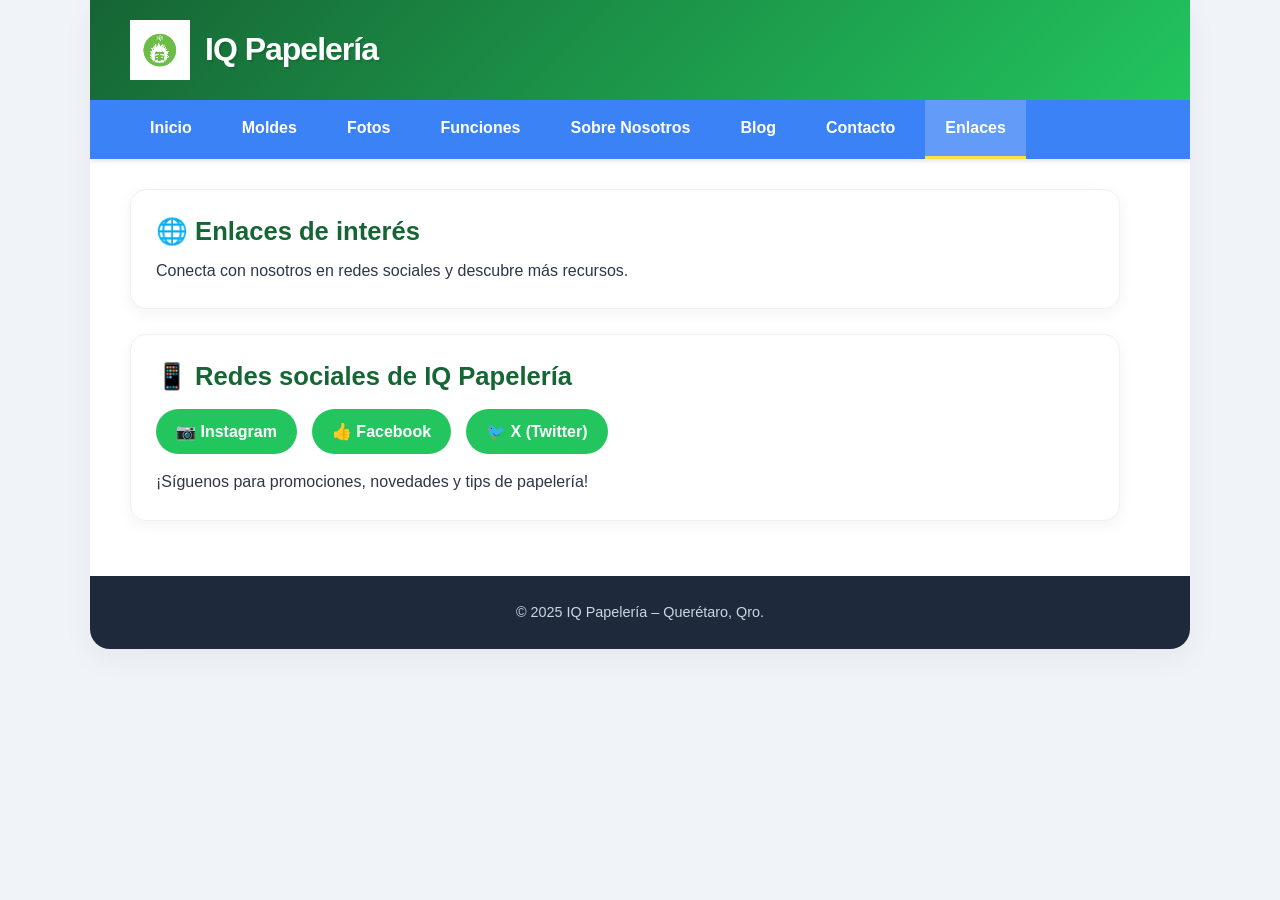
<file: Enlaces.html>
<!DOCTYPE html>
<html lang="es">
<head>
    <meta charset="UTF-8" />
    <meta name="viewport" content="width=device-width, initial-scale=1.0" />
    <title>Enlaces | IQ Papelería</title>
    <meta name="description" content="Sitios recomendados y redes sociales de IQ Papelería Querétaro." />
    <link rel="stylesheet" href="modificacionColor.Css" />
    <style>
        .redes-sociales {
            display: flex;
            gap: 15px;
            margin: 15px 0;
            flex-wrap: wrap;
        }
        .btn-red {
            background: #22c55e;
            color: white;
            padding: 10px 20px;
            border-radius: 30px;
            text-decoration: none;
            font-weight: bold;
            transition: 0.2s;
        }
        .btn-red:hover {
            background: #16a34a;
            text-decoration: none;
            color: white;
        }
    </style>
</head>
<body class="Enlaces">
<div id="contenedor">

    <div id="cabecera">
        <div id="logo">
            <img src="imagenes/Logo IQ.png" alt="Logo IQ Papelería" />
            <span>IQ Papelería</span>
        </div>
            <form action="" method="get">
            </form>
        <div class="clear"></div>
    </div>

    <div id="menu">
        <ul>
            <li><a href="index.html">Inicio</a></li>           
            <li><a href="moldes.html">Moldes</a></li>
            <li><a href="Fotos.html">Fotos</a></li>
            <li><a href="funciones.html">Funciones</a></li>
            <li><a href="sobre-mi.html">Sobre Nosotros</a></li>
            <li><a href="blog.html">Blog</a></li>
            <li><a href="Contacto.html">Contacto</a></li>
            <li class="seleccionado"><a href="Enlaces.html">Enlaces</a></li>
        </ul>
        <div class="clear"></div>
    </div>

    <div id="contenido">
        <div id="principal">
            <div class="articulo">
                <h2>🌐 Enlaces de interés</h2>
                <p>Conecta con nosotros en redes sociales y descubre más recursos.</p>
            </div>

            <!-- Redes sociales -->
            <div class="articulo">
                <h2>📱 Redes sociales de IQ Papelería</h2>
                <div class="redes-sociales">
                    <a href="https://www.instagram.com/iqpapelerias?igsh=djc5YjQ0dHdibWpi" target="_blank" class="btn-red">📷 Instagram</a>
                    <a href="https://www.facebook.com/share/1BfKBYWhUk/" target="_blank" class="btn-red">👍 Facebook</a>
                    <a href="https://x.com/iqpapelerias" target="_blank" class="btn-red">🐦 X (Twitter)</a>
                </div>
                <p style="margin-top: 15px;">¡Síguenos para promociones, novedades y tips de papelería!</p>
            </div>
        </div>

        <div class="clear"></div>
    </div>

    <div id="pie">
        <p>&copy; 2025 IQ Papelería – Querétaro, Qro.</p>
    </div>
</div>
</body>
</html>
</file>
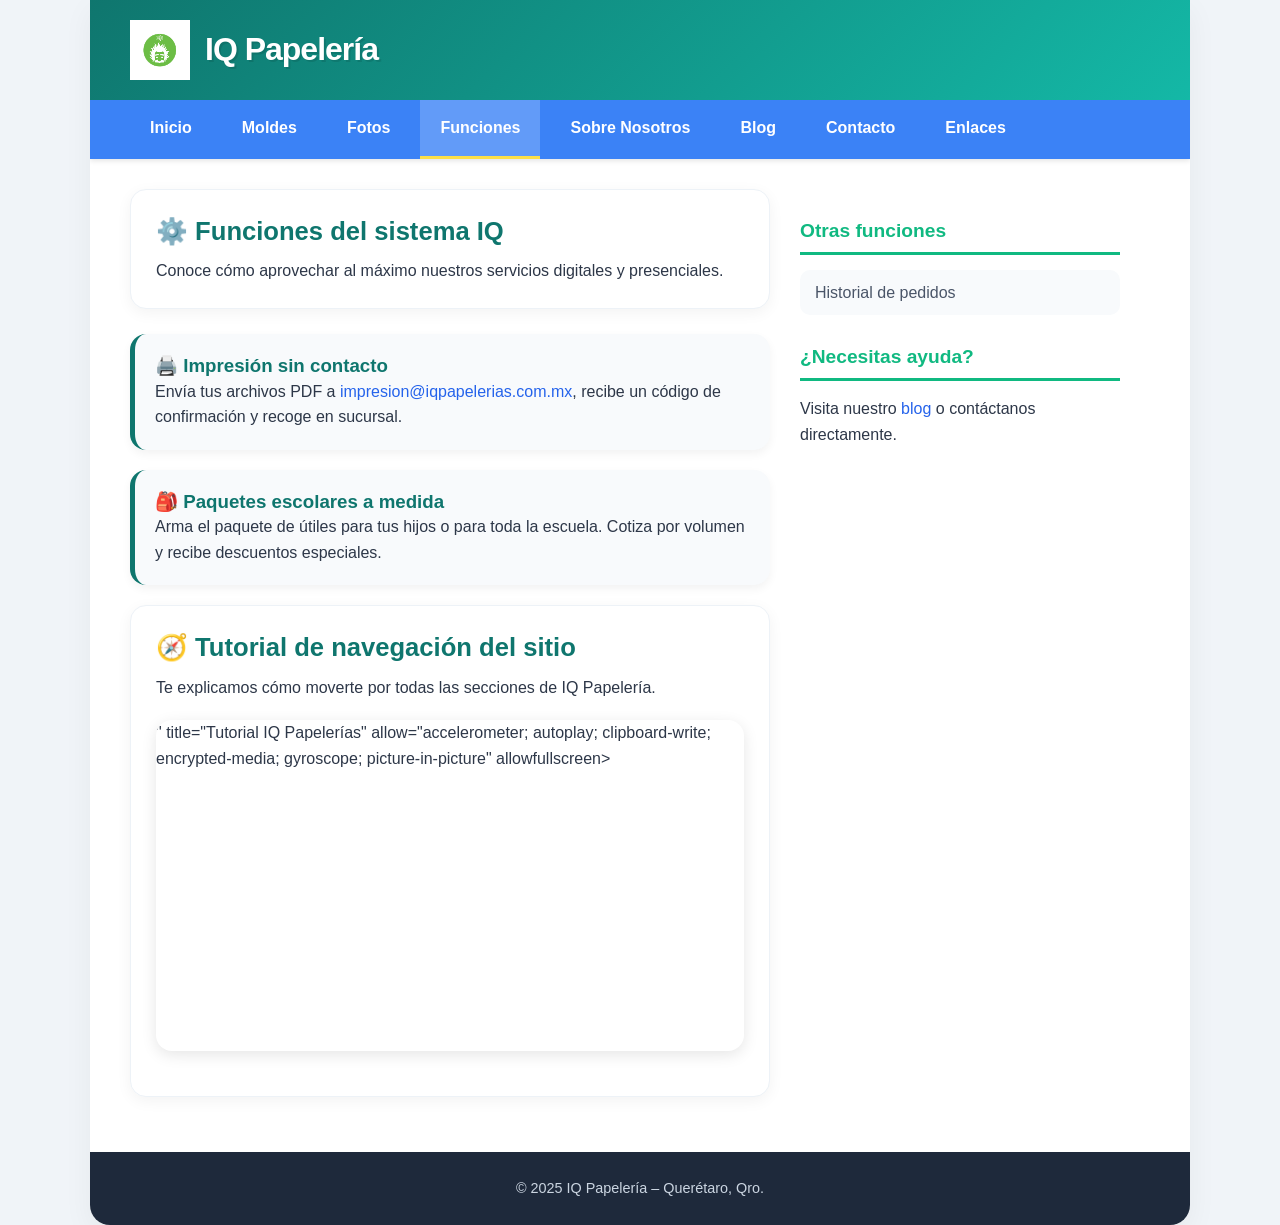
<file: funciones.html>
<!DOCTYPE html>
<html lang="es">
<head>
    <meta charset="UTF-8" />
    <meta name="viewport" content="width=device-width, initial-scale=1.0" />
    <title>Funciones | IQ Papelería</title>
    <meta name="description" content="Descubre las funciones de IQ Papelería: impresión sin contacto, paquetes escolares y más." />
    <link rel="stylesheet" href="modificacionColor.Css" />
    <style>
        .contenedor-video {
            position: relative;
            padding-bottom: 56.25%;
            height: 0;
            overflow: hidden;
            border-radius: 16px;
            box-shadow: 0 4px 15px rgba(0,0,0,0.1);
            margin: 20px 0;
        }
        .contenedor-video iframe {
            position: absolute;
            top: 0;
            left: 0;
            width: 100%;
            height: 100%;
            border: 0;
        }
        .funcion-item {
            background: #f8fafc;
            border-radius: 16px;
            padding: 20px;
            margin-bottom: 20px;
            box-shadow: 0 4px 10px rgba(0,0,0,0.05);
            border-left: 5px solid #0f766e;
        }
        .funcion-item h3 {
            color: #0f766e;
            margin-top: 0;
        }
        .compra-item {
            background: #e6f7f2;
            border-radius: 10px;
            padding: 10px;
            margin-bottom: 10px;
        }
    </style>
</head>
<body class="funciones">
<div id="contenedor">

    <div id="cabecera">
        <div id="logo">
            <img src="imagenes/Logo IQ.png" alt="Logo IQ Papelería" />
            <span>IQ Papelería</span>
        </div>

            <form action="" method="get">
            </form>

        <div class="clear"></div>
    </div>

    <div id="menu">
        <ul>
            <li><a href="index.html">Inicio</a></li>
            <li><a href="moldes.html">Moldes</a></li>
            <li><a href="Fotos.html">Fotos</a></li>
            <li class="seleccionado"><a href="funciones.html">Funciones</a></li>
            <li><a href="sobre-mi.html">Sobre Nosotros</a></li>
            <li><a href="blog.html">Blog</a></li>
            <li><a href="Contacto.html">Contacto</a></li>
            <li><a href="Enlaces.html">Enlaces</a></li>
        </ul>
        <div class="clear"></div>
    </div>

    <div id="contenido">
        <div id="principal">
            <div class="articulo">
                <h2>⚙️ Funciones del sistema IQ</h2>
                <p>Conoce cómo aprovechar al máximo nuestros servicios digitales y presenciales.</p>
            </div>

            <div class="funcion-item">
                <h3>🖨️ Impresión sin contacto</h3>
                <p>Envía tus archivos PDF a <a href="mailto:impresion@iqpapelerias.com.mx">impresion@iqpapelerias.com.mx</a>, recibe un código de confirmación y recoge en sucursal.</p>
            </div>

            <div class="funcion-item">
                <h3>🎒 Paquetes escolares a medida</h3>
                <p>Arma el paquete de útiles para tus hijos o para toda la escuela. Cotiza por volumen y recibe descuentos especiales.</p>
            </div>

           
            <div class="articulo">
                <h2>🧭 Tutorial de navegación del sitio</h2>
                <p>Te explicamos cómo moverte por todas las secciones de IQ Papelería.</p>
                <div class="contenedor-video">
                    
                    <iframe width="560" height="315" src="https://www.youtube.com/embed/ThLvH1wwmg0?si=HBqFCCjtZlaDNjpk" title="YouTube video player" frameborder="0" allow="accelerometer; autoplay; clipboard-write; encrypted-media; gyroscope; picture-in-picture; web-share" referrerpolicy="strict-origin-when-cross-origin" allowfullscreen></iframe>"
                            title="Tutorial IQ Papelerías"
                            allow="accelerometer; autoplay; clipboard-write; encrypted-media; gyroscope; picture-in-picture"
                            allowfullscreen>
                    </iframe>
                </div>
            </div>
        </div>

        <div id="secundario">
            <h3>Otras funciones</h3>
            <ul>
                <li><a href="#" id="btnHistorial">Historial de pedidos</a></li>
            </ul>
            <div id="contenedorHistorial" style="display: none; margin-top: 10px;"></div>
            <div class="clear"></div>
            <h3>¿Necesitas ayuda?</h3>
            <p>Visita nuestro <a href="blog.html">blog</a> o contáctanos directamente.</p>
        </div>
        <div class="clear"></div>
    </div>

    <div id="pie">
        <p>&copy; 2025 IQ Papelería – Querétaro, Qro.</p>
    </div>
</div>

<script>
    document.getElementById('btnHistorial').addEventListener('click', function(e) {
        e.preventDefault();
        const contenedor = document.getElementById('contenedorHistorial');
        if (contenedor.style.display === 'none' || contenedor.style.display === '') {
            mostrarHistorial();
            contenedor.style.display = 'block';
        } else {
            contenedor.style.display = 'none';
        }
    });

    function mostrarHistorial() {
        const contenedor = document.getElementById('contenedorHistorial');
        let historial = JSON.parse(localStorage.getItem('historialCompras')) || [];
        if (historial.length === 0) {
            contenedor.innerHTML = '<p style="color:#718096;">No hay compras registradas aún.</p>';
            return;
        }
        let html = '<div class="historial-compras">';
        historial.reverse().forEach(compra => {
            html += `
                <div class="compra-item">
                    <p><strong>Fecha:</strong> ${compra.fecha}</p>
                    <p><strong>Productos:</strong> ${compra.productos.join(', ')}</p>
                    <p><strong>Total:</strong> $${compra.total}</p>
                </div>
            `;
        });
        html += '</div>';
        contenedor.innerHTML = html;
    }
</script>
</body>
</html>
</file>
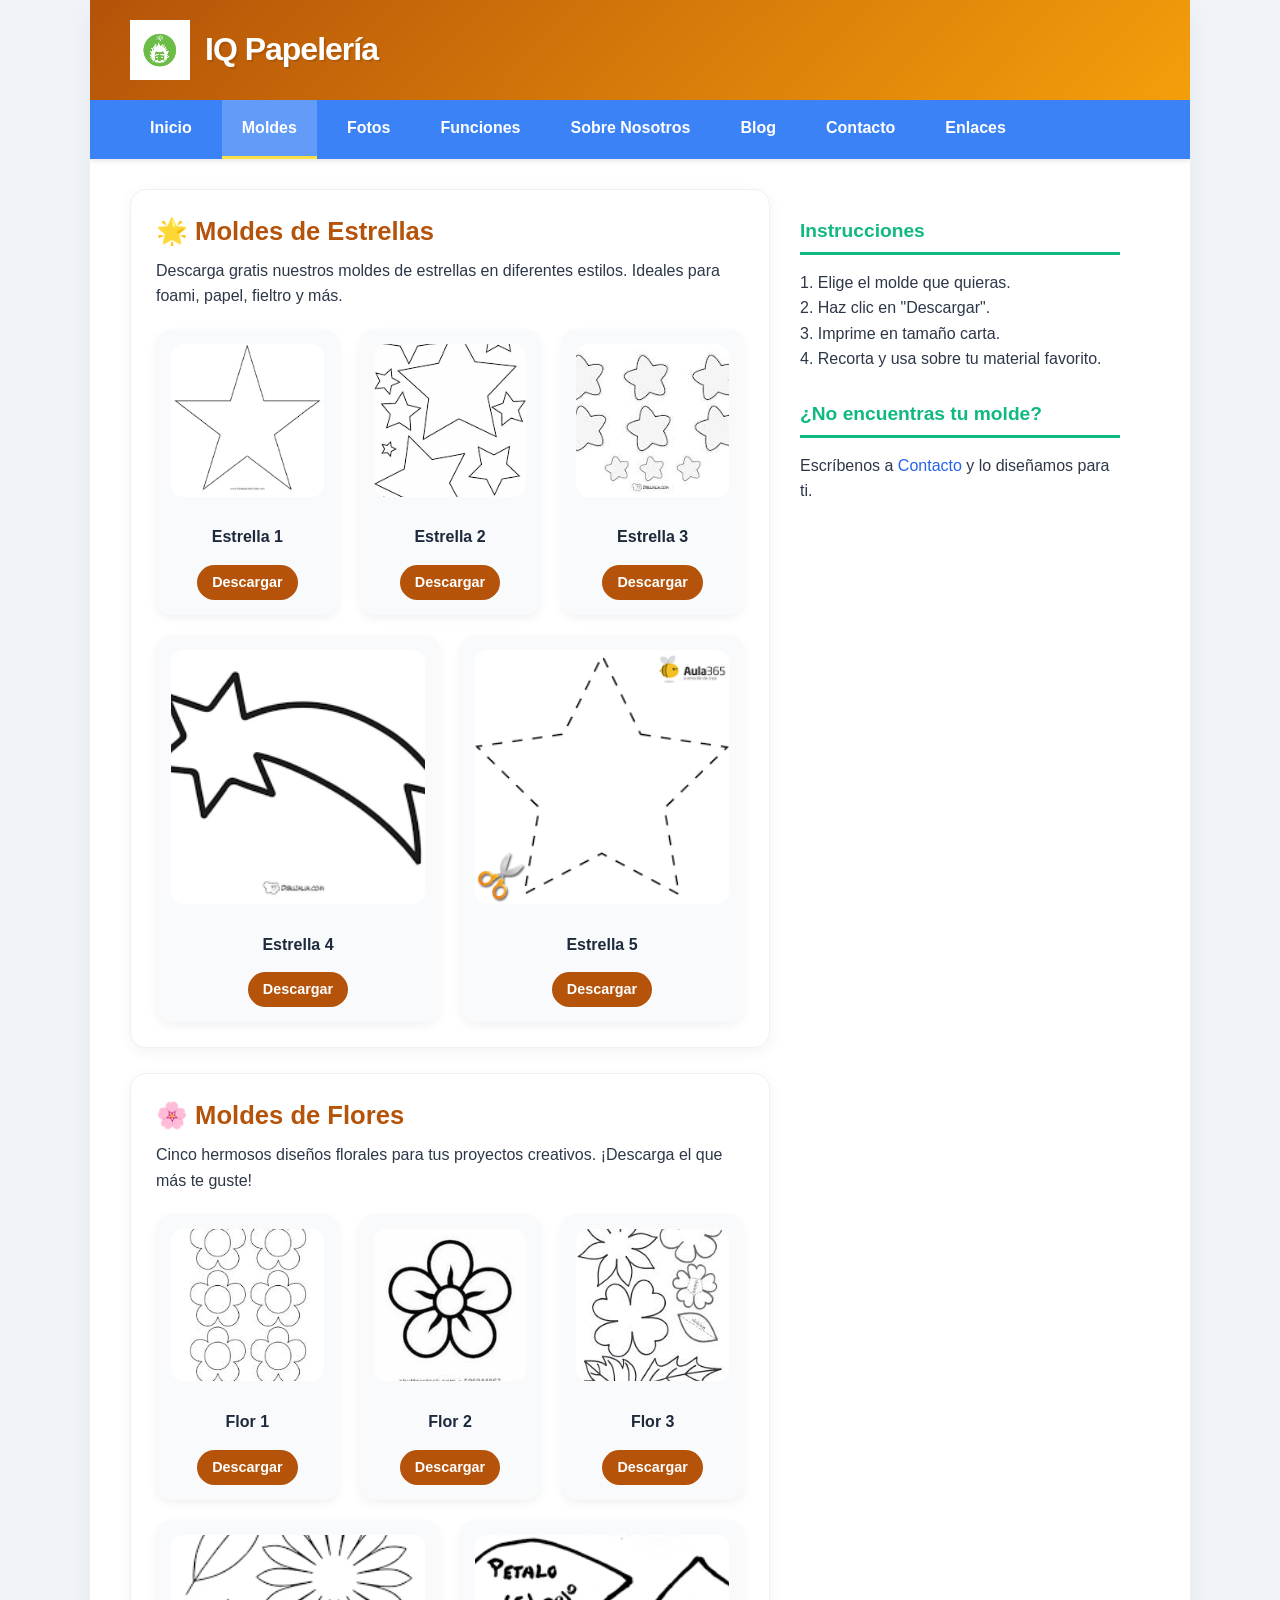
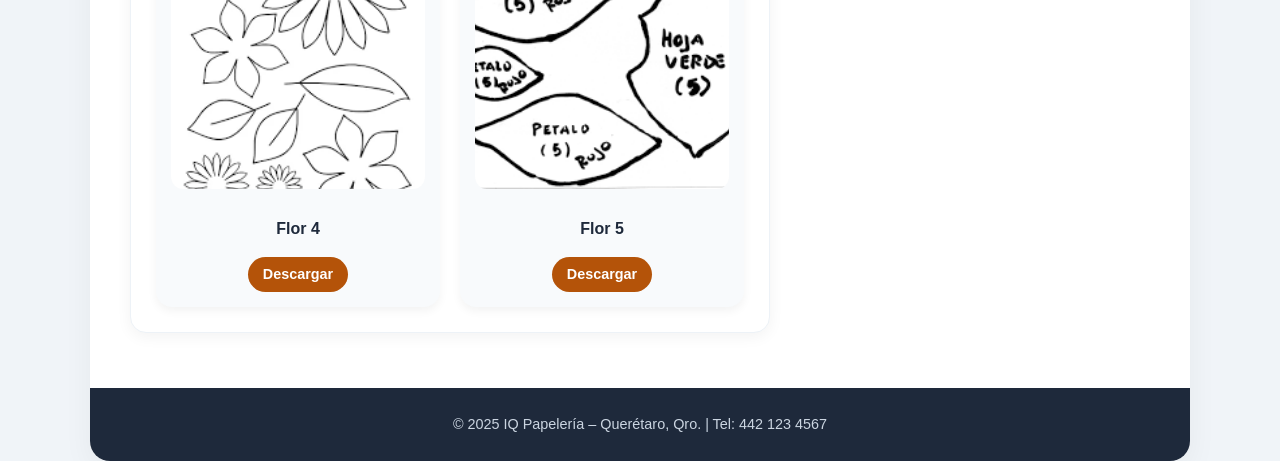
<file: moldes.html>
<!DOCTYPE html>
<html lang="es">
<head>
    <meta charset="UTF-8" />
    <meta name="viewport" content="width=device-width, initial-scale=1.0" />
    <title>Moldes | IQ Papelería</title>
    <meta name="description" content="Descarga moldes de estrellas y flores para manualidades, foami, papel y más." />
    <link rel="stylesheet" href="modificacionColor.Css" />
    <style>
        /* Estilos extra para la galería de moldes (solo si quieres algo más específico) */
        .galeria-moldes {
            display: flex;
            flex-wrap: wrap;
            gap: 20px;
            margin-top: 20px;
        }
        .molde-item {
            background: #f8fafc;
            border-radius: 16px;
            padding: 15px;
            text-align: center;
            flex: 1 1 calc(33.333% - 20px);
            min-width: 160px;
            box-shadow: 0 4px 10px rgba(0,0,0,0.05);
            transition: transform 0.2s;
        }
        .molde-item:hover {
            transform: translateY(-3px);
            box-shadow: 0 8px 20px rgba(0,0,0,0.1);
        }
        .molde-item img {
            width: 100%;
            border-radius: 12px;
            margin-bottom: 10px;
            aspect-ratio: 1/1;
            object-fit: cover;
        }
        .molde-item h4 {
            color: #1e293b;
            margin: 10px 0 5px;
        }
        .molde-item .btn-more a {
            background: #b45309;
            font-size: 0.9rem;
            padding: 6px 15px;
        }
        @media (max-width: 600px) {
            .molde-item {
                flex: 1 1 calc(50% - 20px);
            }
        }
    </style>
</head>
<body class="moldes">
<div id="contenedor">

    <!-- Cabecera con logo -->
    <div id="cabecera">
        <div id="logo">
            <img src="imagenes/Logo IQ.png" alt="Logo IQ Papelería" />
            <span>IQ Papelería</span>
        </div>
        <div id="buscador">
            <form action="" method="get">
            </form>
        </div>
        <div class="clear"></div>
    </div>

    <!-- Menú principal -->
    <div id="menu">
        <ul>
            <li><a href="index.html">Inicio</a></li>           
            <li class="seleccionado"><a href="moldes.html">Moldes</a></li>
            <li><a href="Fotos.html">Fotos</a></li>
            <li><a href="funciones.html">Funciones</a></li>
            <li><a href="sobre-mi.html">Sobre Nosotros</a></li>
            <li><a href="blog.html">Blog</a></li>
            <li><a href="Contacto.html">Contacto</a></li>
            <li><a href="Enlaces.html">Enlaces</a></li>            
        </ul>
        <div class="clear"></div>
    </div>

    <!-- Contenido -->
    <div id="contenido">
        <div id="principal">
            <div class="articulo">
                <h2>🌟 Moldes de Estrellas</h2>
                <p>Descarga gratis nuestros moldes de estrellas en diferentes estilos. Ideales para foami, papel, fieltro y más.</p>
                <div class="galeria-moldes">
                    <!-- Estrella 1 -->
                    <div class="molde-item">
                        <img src="Moldes de estrellas/Estrella1.png" alt="Estrella 1" />
                        <h4>Estrella 1</h4>
                        <p class="btn-more"><a href="Moldes de estrellas/Estrella1.png" download>Descargar</a></p>
                    </div>
                    <!-- Estrella 2 -->
                    <div class="molde-item">
                        <img src="Moldes de estrellas/Estrella2.png" alt="Estrella 2" />
                        <h4>Estrella 2</h4>
                        <p class="btn-more"><a href="Moldes de estrellas/Estrella2.png" download>Descargar</a></p>
                    </div>
                    <!-- Estrella 3 -->
                    <div class="molde-item">
                        <img src="Moldes de estrellas/Estrella3.jpg" alt="Estrella 3" />
                        <h4>Estrella 3</h4>
                        <p class="btn-more"><a href="Moldes de estrellas/Estrella3.png" download>Descargar</a></p>
                    </div>
                    <!-- Estrella 4 -->
                    <div class="molde-item">
                        <img src="Moldes de estrellas/Estrella4.png" alt="Estrella 4" />
                        <h4>Estrella 4</h4>
                        <p class="btn-more"><a href="Moldes de estrellas/Estrella4.png" download>Descargar</a></p>
                    </div>
                    <!-- Estrella 5 -->
                    <div class="molde-item">
                        <img src="Moldes de estrellas/Estrella5.png" alt="Estrella 5" />
                        <h4>Estrella 5</h4>
                        <p class="btn-more"><a href="Moldes de estrellas/Estrella5.png" download>Descargar</a></p>
                    </div>
                </div>
            </div>

            <div class="articulo">
                <h2>🌸 Moldes de Flores</h2>
                <p>Cinco hermosos diseños florales para tus proyectos creativos. ¡Descarga el que más te guste!</p>
                <div class="galeria-moldes">
                    <!-- Flor 1 -->
                    <div class="molde-item">
                        <img src="Moldes de flores/Flor1.jpg" alt="Flor 1" />
                        <h4>Flor 1</h4>
                        <p class="btn-more"><a href="Moldes de flores/Flor1.jpg" download>Descargar</a></p>
                    </div>
                    <!-- Flor 2 -->
                    <div class="molde-item">
                        <img src="Moldes de flores/Flor2.jpg" alt="Flor 2" />
                        <h4>Flor 2</h4>
                        <p class="btn-more"><a href="Moldes de flores/Flor2.jpg" download>Descargar</a></p>
                    </div>
                    <!-- Flor 3 -->
                    <div class="molde-item">
                        <img src="Moldes de flores/Flor3.jpg" alt="Flor 3" />
                        <h4>Flor 3</h4>
                        <p class="btn-more"><a href="Moldes de flores/Flor3.jpg" download>Descargar</a></p>
                    </div>
                    <!-- Flor 4 -->
                    <div class="molde-item">
                        <img src="Moldes de flores/Flor4.png" alt="Flor 4" />
                        <h4>Flor 4</h4>
                        <p class="btn-more"><a href="Moldes de flores/Flor4.png" download>Descargar</a></p>
                    </div>
                    <!-- Flor 5 -->
                    <div class="molde-item">
                        <img src="Moldes de flores/Flor5.png" alt="Flor 5" />
                        <h4>Flor 5</h4>
                        <p class="btn-more"><a href="Moldes de flores/Flor5.png" download>Descargar</a></p>
                    </div>
                </div>
            </div>
        </div>

        <!-- Barra lateral -->
        <div id="secundario">
            <h3>Instrucciones</h3>
            <p>1. Elige el molde que quieras.<br />
            2. Haz clic en "Descargar".<br />
            3. Imprime en tamaño carta.<br />
            4. Recorta y usa sobre tu material favorito.</p>
            <div class="clear"></div>
            <h3>¿No encuentras tu molde?</h3>
            <p>Escríbenos a <a href="Contacto.html">Contacto</a> y lo diseñamos para ti.</p>
        </div>
        <div class="clear"></div>
    </div>

    <!-- Pie de página -->
    <div id="pie">
        <p>&copy; 2025 IQ Papelería – Querétaro, Qro. | Tel: 442 123 4567</p>
    </div>
</div>
</body>
</html>
</file>
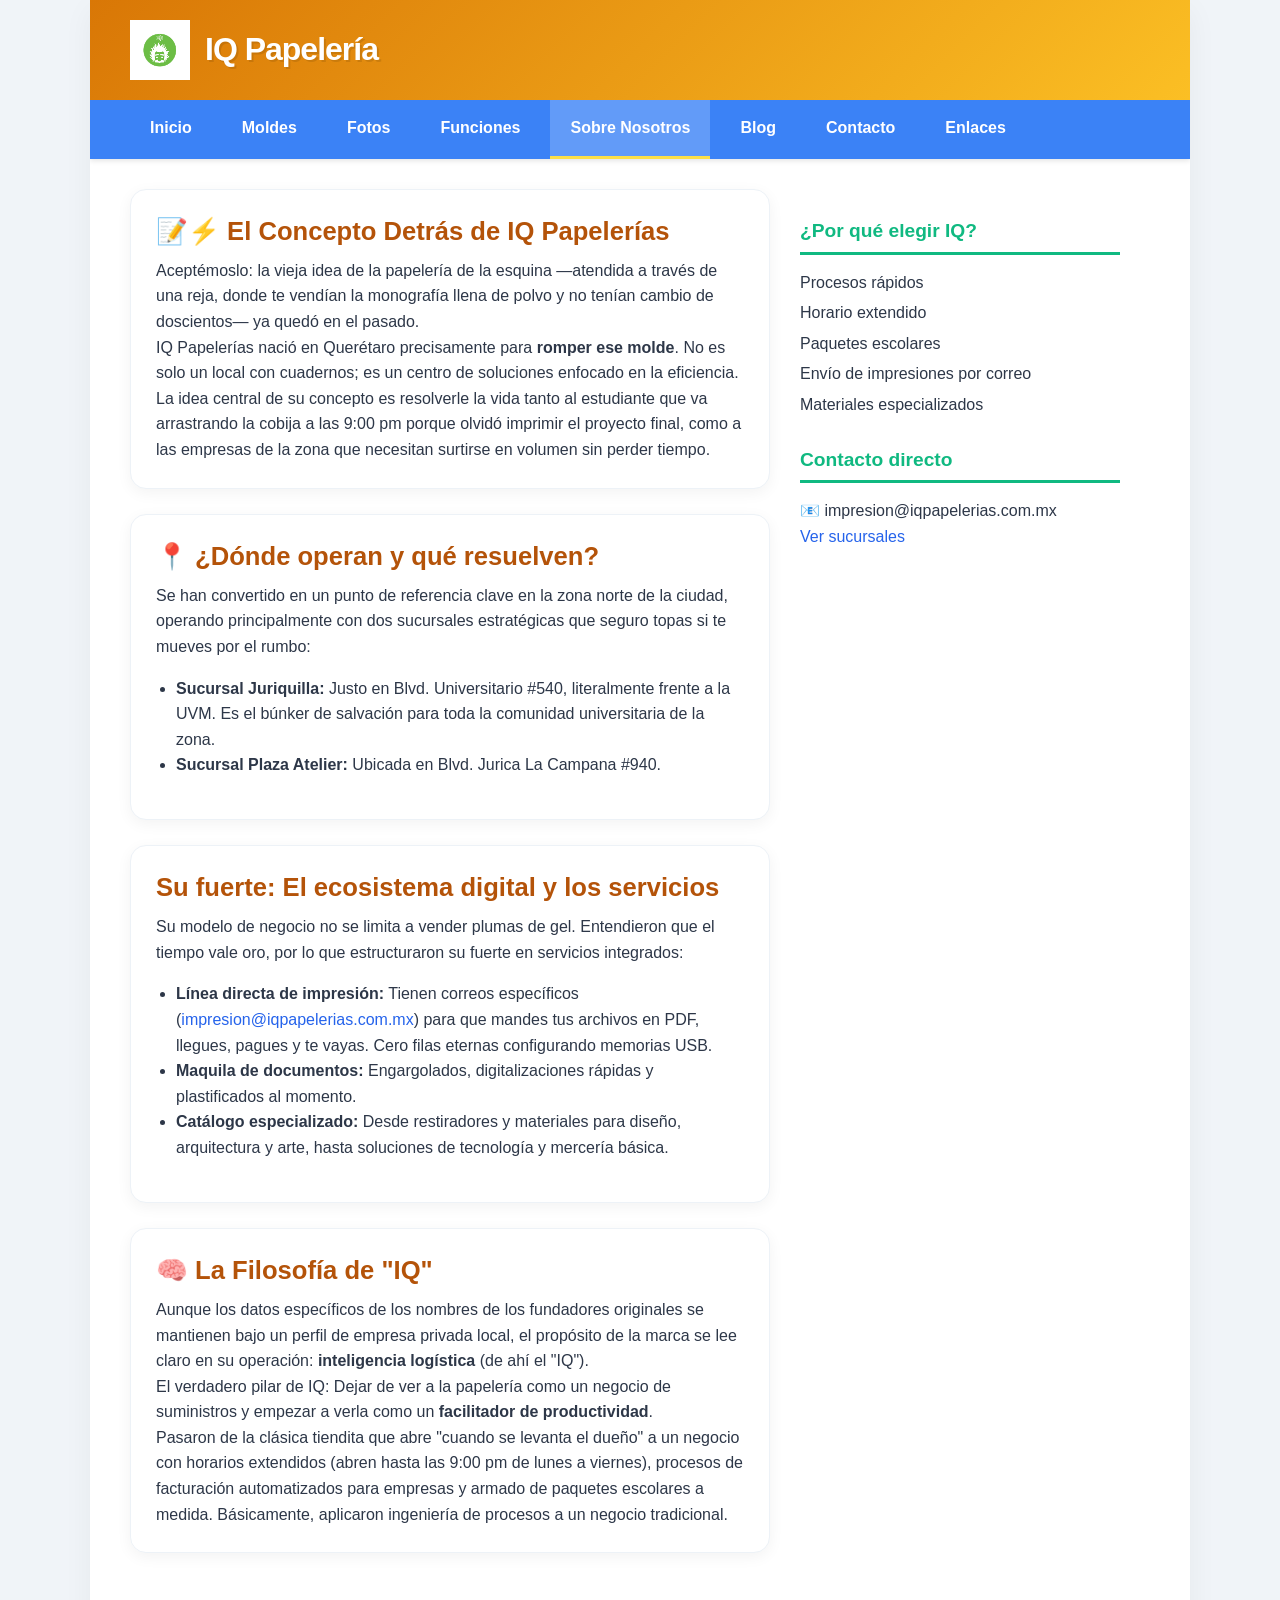
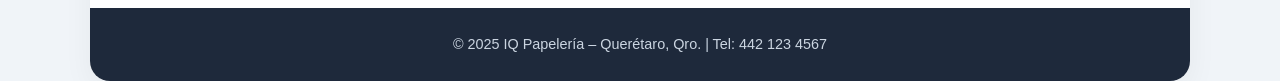
<file: sobre-mi.html>
<!DOCTYPE html>
<html lang="es">
<head>
    <meta charset="UTF-8" />
    <meta name="viewport" content="width=device-width, initial-scale=1.0" />
    <title>Sobre nosotros | IQ Papelería</title>
    <meta name="description" content="Conoce IQ Papelerías: el nuevo concepto en papelería en Querétaro. Innovación, servicios y soluciones para estudiantes y empresas." />
    <link rel="stylesheet" href="modificacionColor.Css" />
</head>
<body class="sobre-mi">
<div id="contenedor">

    <!-- Cabecera con logo (sin enlace) -->
    <div id="cabecera">
        <div id="logo">
            <img src="imagenes/Logo IQ.png" alt="Logo IQ Papelería" />
            <span>IQ Papelería</span>
        </div>
        <div id="buscador">
            <form action="" method="get">
            </form>
        </div>
        <div class="clear"></div>
    </div>

    <!-- Menú principal -->
    <div id="menu">
        <ul>
            <li><a href="index.html">Inicio</a></li>           
            <li><a href="moldes.html">Moldes</a></li>
            <li><a href="Fotos.html">Fotos</a></li>
            <li><a href="funciones.html">Funciones</a></li>
            <li class="seleccionado"><a href="sobre-mi.html">Sobre Nosotros</a></li>
            <li><a href="blog.html">Blog</a></li>
            <li><a href="Contacto.html">Contacto</a></li>
            <li><a href="Enlaces.html">Enlaces</a></li> 
        </ul>
        <div class="clear"></div>
    </div>

    <!-- Contenido principal -->
    <div id="contenido">
        <div id="principal">

            <!-- El Concepto -->
            <div class="articulo">
                <h2>📝⚡ El Concepto Detrás de IQ Papelerías</h2>
                <p>Aceptémoslo: la vieja idea de la papelería de la esquina —atendida a través de una reja, donde te vendían la monografía llena de polvo y no tenían cambio de doscientos— ya quedó en el pasado.</p>
                <p>IQ Papelerías nació en Querétaro precisamente para <strong>romper ese molde</strong>. No es solo un local con cuadernos; es un centro de soluciones enfocado en la eficiencia. La idea central de su concepto es resolverle la vida tanto al estudiante que va arrastrando la cobija a las 9:00 pm porque olvidó imprimir el proyecto final, como a las empresas de la zona que necesitan surtirse en volumen sin perder tiempo.</p>
            </div>

            <!-- Ubicaciones -->
            <div class="articulo">
                <h2>📍 ¿Dónde operan y qué resuelven?</h2>
                <p>Se han convertido en un punto de referencia clave en la zona norte de la ciudad, operando principalmente con dos sucursales estratégicas que seguro topas si te mueves por el rumbo:</p>
                <ul style="margin: 1em 0; padding-left: 20px;">
                    <li><strong>Sucursal Juriquilla:</strong> Justo en Blvd. Universitario #540, literalmente frente a la UVM. Es el búnker de salvación para toda la comunidad universitaria de la zona.</li>
                    <li><strong>Sucursal Plaza Atelier:</strong> Ubicada en Blvd. Jurica La Campana #940.</li>
                </ul>
            </div>

            <!-- Servicios -->
            <div class="articulo">
                <h2>Su fuerte: El ecosistema digital y los servicios</h2>
                <p>Su modelo de negocio no se limita a vender plumas de gel. Entendieron que el tiempo vale oro, por lo que estructuraron su fuerte en servicios integrados:</p>
                <ul style="margin: 1em 0; padding-left: 20px;">
                    <li><strong>Línea directa de impresión:</strong> Tienen correos específicos (<a href="mailto:impresion@iqpapelerias.com.mx">impresion@iqpapelerias.com.mx</a>) para que mandes tus archivos en PDF, llegues, pagues y te vayas. Cero filas eternas configurando memorias USB.</li>
                    <li><strong>Maquila de documentos:</strong> Engargolados, digitalizaciones rápidas y plastificados al momento.</li>
                    <li><strong>Catálogo especializado:</strong> Desde restiradores y materiales para diseño, arquitectura y arte, hasta soluciones de tecnología y mercería básica.</li>
                </ul>
            </div>

            <!-- Filosofía IQ -->
            <div class="articulo">
                <h2>🧠 La Filosofía de "IQ"</h2>
                <p>Aunque los datos específicos de los nombres de los fundadores originales se mantienen bajo un perfil de empresa privada local, el propósito de la marca se lee claro en su operación: <strong>inteligencia logística</strong> (de ahí el "IQ").</p>
                <p>El verdadero pilar de IQ: Dejar de ver a la papelería como un negocio de suministros y empezar a verla como un <strong>facilitador de productividad</strong>.</p>
                <p>Pasaron de la clásica tiendita que abre "cuando se levanta el dueño" a un negocio con horarios extendidos (abren hasta las 9:00 pm de lunes a viernes), procesos de facturación automatizados para empresas y armado de paquetes escolares a medida. Básicamente, aplicaron ingeniería de procesos a un negocio tradicional.</p>
            </div>

        </div>

        <!-- Barra lateral -->
        <div id="secundario">
            <h3>¿Por qué elegir IQ?</h3>
            <!-- Lista simple de características, sin botones -->
            <ul>
                <li>Procesos rápidos</li>
                <li>Horario extendido</li>
                <li>Paquetes escolares</li>
                <li>Envío de impresiones por correo</li>
                <li>Materiales especializados</li>
            </ul>
            <div class="clear"></div>
            <h3>Contacto directo</h3>
            <p>📧 impresion@iqpapelerias.com.mx</p>
            <p><a href="Contacto.html">Ver sucursales</a></p>
        </div>
        <div class="clear"></div>
    </div>

    <!-- Pie de página -->
    <div id="pie">
        <p>&copy; 2025 IQ Papelería – Querétaro, Qro. | Tel: 442 123 4567</p>
    </div>
</div>
</body>
</html>
</file>
<file: modificacionColor.Css>
/* ========== RESET Y TIPOGRAFÍA ========== */
* {
  margin: 0;
  padding: 0;
  box-sizing: border-box;
}

body {
  font-family: 'Segoe UI', Roboto, 'Helvetica Neue', sans-serif;
  background: #f0f4f8;
  color: #2d3748;
  line-height: 1.6;
}

a {
  color: #2563eb;
  text-decoration: none;
}
a:hover {
  color: #ef4444;
}

.clear {
  clear: both;
}

h1, h2, h3 {
  font-weight: 600;
  line-height: 1.3;
  color: #10b981;
}

/* ========== CONTENEDOR PRINCIPAL ========== */
#contenedor {
  max-width: 1100px;
  margin: 0 auto;
  background: white;
  box-shadow: 0 10px 30px rgba(0,0,0,0.05);
  border-radius: 0 0 20px 20px;
  overflow: hidden;
}

/* ========== CABECERA (azul brillante) ========== */
#cabecera {
  background: linear-gradient(135deg, #2563eb, #3b82f6);
  padding: 20px 40px;
  position: relative;
  display: flex;
  justify-content: space-between;
  align-items: center;
  flex-wrap: wrap;
}

/* ---- LOGO (sin enlace, imagen + texto) ---- */
#logo {
  display: flex;
  align-items: center;
  gap: 15px;
}

#logo img {
  max-height: 60px;
  width: auto;
  display: block;
}

#logo span {
  font-size: 2rem;
  font-weight: 800;
  color: white;
  text-shadow: 2px 2px 0 rgba(0,0,0,0.1);
  letter-spacing: -1px;
}

/* Buscador */
#buscador fieldset {
  border: none;
  display: flex;
  gap: 5px;
}
#buscador input[type="text"] {
  padding: 10px 15px;
  border: none;
  border-radius: 30px;
  width: 200px;
  font-size: 0.9rem;
}
#buscador input[type="submit"] {
  padding: 10px 20px;
  background: #ef4444;
  border: none;
  border-radius: 30px;
  color: white;
  font-weight: bold;
  cursor: pointer;
  transition: 0.2s;
}
#buscador input[type="submit"]:hover {
  background: #dc2626;
}

/* ========== MENÚ PRINCIPAL ========== */
#menu {
  background: #3b82f6;
  padding: 0 40px;
  box-shadow: 0 2px 5px rgba(0,0,0,0.1);
}
#menu ul {
  list-style: none;
  display: flex;
  gap: 10px;
  margin: 0;
  padding: 0;
}
#menu ul li a {
  display: block;
  padding: 15px 20px;
  font-weight: 600;
  color: white;
  border-bottom: 3px solid transparent;
  transition: 0.3s;
}
#menu ul li a:hover {
  background: rgba(255,255,255,0.15);
  border-bottom-color: #fde047;
}
#menu ul li.seleccionado a {
  background: rgba(255,255,255,0.2);
  border-bottom-color: #fde047;
  font-weight: bold;
}

/* ========== CONTENIDO ========== */
#contenido {
  display: flex;
  flex-wrap: wrap;
  padding: 30px 40px;
  gap: 30px;
}
#principal {
  flex: 2;
  min-width: 300px;
}
#secundario {
  flex: 1;
  min-width: 220px;
}

/* ========== TARJETAS (artículos) ========== */
.articulo {
  background: white;
  border-radius: 16px;
  padding: 25px;
  margin-bottom: 25px;
  box-shadow: 0 4px 15px rgba(0,0,0,0.05);
  border: 1px solid #edf2f7;
  transition: transform 0.2s;
}
.articulo:hover {
  transform: translateY(-3px);
  box-shadow: 0 8px 25px rgba(0,0,0,0.08);
}
.articulo h2 {
  font-size: 1.6rem;
  margin-bottom: 10px;
  color: #10b981;
}
.articulo h2 a {
  color: inherit;
}
.articulo h2 a:hover {
  color: #ef4444;
}
.articulo .info {
  font-size: 0.85rem;
  color: #718096;
  margin-bottom: 15px;
  display: flex;
  flex-wrap: wrap;
  gap: 15px;
  border-bottom: 1px solid #e2e8f0;
  padding-bottom: 10px;
}
.articulo .btn-more a {
  display: inline-block;
  background: #ef4444;
  color: white;
  padding: 8px 20px;
  border-radius: 30px;
  font-weight: 600;
  margin-top: 10px;
  transition: 0.2s;
}
.articulo .btn-more a:hover {
  background: #dc2626;
  text-decoration: none;
}

/* ========== BARRA LATERAL ========== */
#secundario h3 {
  font-size: 1.2rem;
  margin: 30px 0 15px;
  padding-bottom: 8px;
  border-bottom: 3px solid #10b981;
  color: #10b981;
}
#secundario #sobremi img {
  width: 80px;
  height: 80px;
  border-radius: 50%;
  object-fit: cover;
  float: left;
  margin-right: 15px;
  border: 3px solid #3b82f6;
}
#secundario ul {
  list-style: none;
  margin: 0;
}
#secundario li {
  margin-bottom: 5px;
}
#secundario li a {
  display: block;
  padding: 10px 15px;
  background: #f8fafc;
  border-radius: 10px;
  color: #4a5568;
  font-weight: 500;
  transition: 0.2s;
}
#secundario li a:hover {
  background: #d1fae5;
  color: #065f46;
  font-weight: 600;
}
#secundario li.seleccionado a {
  background: #a7f3d0;
  color: #065f46;
  font-weight: 700;
}

/* ========== PIE DE PÁGINA ========== */
#pie {
  background: #1e293b;
  color: #cbd5e1;
  text-align: center;
  padding: 25px;
  font-size: 0.9rem;
}
#pie p {
  margin: 0;
}

/* ========== COLORES POR PÁGINA ========== */
/* Sobre nosotros (amarillo dorado) */
body.sobre-mi #cabecera {
  background: linear-gradient(135deg, #d97706, #fbbf24);
}
body.sobre-mi .articulo h2 {
  color: #b45309;
}
body.sobre-mi .articulo .btn-more a {
  background: #b45309;
}

/* Moldes (naranja) */
body.moldes #cabecera {
  background: linear-gradient(135deg, #b45309, #f59e0b);
}
body.moldes .articulo h2 {
  color: #b45309;
}
body.moldes .articulo .btn-more a {
  background: #b45309;
}

/* Funciones (verde azulado) */
body.funciones #cabecera {
  background: linear-gradient(135deg, #0f766e, #14b8a6);
}
body.funciones .articulo h2 {
  color: #0f766e;
}
body.funciones .articulo .btn-more a {
  background: #0f766e;
}

/* Fotos (rosa mexicano) */
body.Fotos #cabecera {
  background: linear-gradient(135deg, #be185d, #ec4899);
}
body.Fotos .articulo h2 {
  color: #be185d;
}

/* Contacto (azul cielo) */
body.Contacto #cabecera {
  background: linear-gradient(135deg, #075985, #0ea5e9);
}
body.Contacto .articulo h2 {
  color: #075985;
}
body.Contacto .articulo .btn-more a {
  background: #075985;
}

/* Enlaces (verde hoja) */
body.Enlaces #cabecera {
  background: linear-gradient(135deg, #166534, #22c55e);
}
body.Enlaces .articulo h2 {
  color: #166534;
}

/* Blog (púrpura) */
body.blog #cabecera {
  background: linear-gradient(135deg, #6d28d9, #a78bfa);
}
body.blog .articulo h2 {
  color: #6d28d9;
}
body.blog .articulo .btn-more a {
  background: #6d28d9;
}

/* ========== IMAGEN DE BIENVENIDA ========== */
.imagen-bienvenida {
  display: block;
  max-width: 300px;
  width: 100%;
  height: auto;
  margin: 20px auto;
  border-radius: 12px;
}

/* ========== PAQUETES Y PRODUCTOS ========== */
.paquetes, .productos-grid {
  display: flex;
  flex-wrap: wrap;
  gap: 20px;
  margin: 20px 0;
}

.paquete, .producto-item {
  flex: 1 1 200px;
  background: #f0f9ff;
  border-radius: 16px;
  padding: 20px;
  text-align: center;
  box-shadow: 0 4px 10px rgba(0,0,0,0.05);
  transition: transform 0.2s;
}

.paquete:hover, .producto-item:hover {
  transform: translateY(-3px);
}

.paquete h3, .producto-item h3 {
  color: #1e3a8a;
}

.btn-agregar {
  background: #10b981;
  color: white;
  border: none;
  padding: 10px 20px;
  border-radius: 20px;
  cursor: pointer;
  font-weight: bold;
  margin-top: 10px;
}

.btn-agregar:hover {
  background: #059669;
}

/* ========== BUSCADOR ========== */
#resultadosBusqueda {
  margin-top: 10px;
  background: white;
  border-radius: 10px;
  box-shadow: 0 4px 10px rgba(0,0,0,0.1);
  padding: 15px;
  position: absolute;
  z-index: 999;
  width: 300px;
  right: 0;
}

.producto-busqueda {
  display: flex;
  justify-content: space-between;
  align-items: center;
  padding: 8px 0;
  border-bottom: 1px solid #e2e8f0;
}

.producto-busqueda:last-child {
  border-bottom: none;
}

/* ========== CARRITO ========== */
.icono-carrito {
  position: relative;
  cursor: pointer;
  font-size: 2rem;
  color: white;
  margin-left: 20px;
}

.contador-carrito {
  position: absolute;
  top: -5px;
  right: -10px;
  background: #ef4444;
  color: white;
  border-radius: 50%;
  padding: 2px 6px;
  font-size: 0.8rem;
}

/* ========== PERFIL ========== */
.perfil {
  display: flex;
  align-items: center;
  gap: 10px;
  color: white;
  margin-left: 20px;
}

.perfil img {
  width: 40px;
  height: 40px;
  border-radius: 50%;
  object-fit: cover;
  border: 2px solid white;
}

/* ========== MODALES ========== */
.modal {
  display: none;
  position: fixed;
  z-index: 1000;
  left: 0;
  top: 0;
  width: 100%;
  height: 100%;
  background: rgba(0,0,0,0.5);
  justify-content: center;
  align-items: center;
}

.modal-contenido {
  background: white;
  border-radius: 16px;
  padding: 25px;
  max-width: 500px;
  width: 90%;
  max-height: 80vh;
  overflow-y: auto;
  box-shadow: 0 10px 30px rgba(0,0,0,0.2);
}

.btn-cerrar {
  background: #ef4444;
  color: white;
  border: none;
  padding: 8px 15px;
  border-radius: 20px;
  cursor: pointer;
  float: right;
  font-weight: bold;
}
/* ========== MENÚ RESPONSIVE (scroll horizontal en móviles) ========== */
@media (max-width: 768px) {
    #menu {
        padding: 0 10px;           /* un poco de espacio lateral */
        overflow-x: auto;          /* permite scroll horizontal */
        -webkit-overflow-scrolling: touch; /* suavidad en iOS */
        white-space: nowrap;       /* evita que los elementos bajen de línea */
    }

    #menu ul {
        flex-wrap: nowrap;         /* importante: que no se apilen */
        gap: 5px;
    }

    #menu ul li a {
        padding: 12px 15px;
        font-size: 0.9rem;
        white-space: nowrap;
    }

    /* Ocultar la barra de scroll (opcional, para que se vea más limpio) */
    #menu::-webkit-scrollbar {
        display: none;
    }
    #menu {
        -ms-overflow-style: none;
        scrollbar-width: none;
    }
}

/* Redes sociales */
.redes-sociales {
    display: flex;
    gap: 15px;
    flex-wrap: wrap;
    margin: 15px 0;
}
.btn-red {
    background: #22c55e;
    color: white;
    padding: 10px 20px;
    border-radius: 30px;
    text-decoration: none;
    font-weight: bold;
}
.btn-red:hover {
    background: #16a34a;
}
</file>
